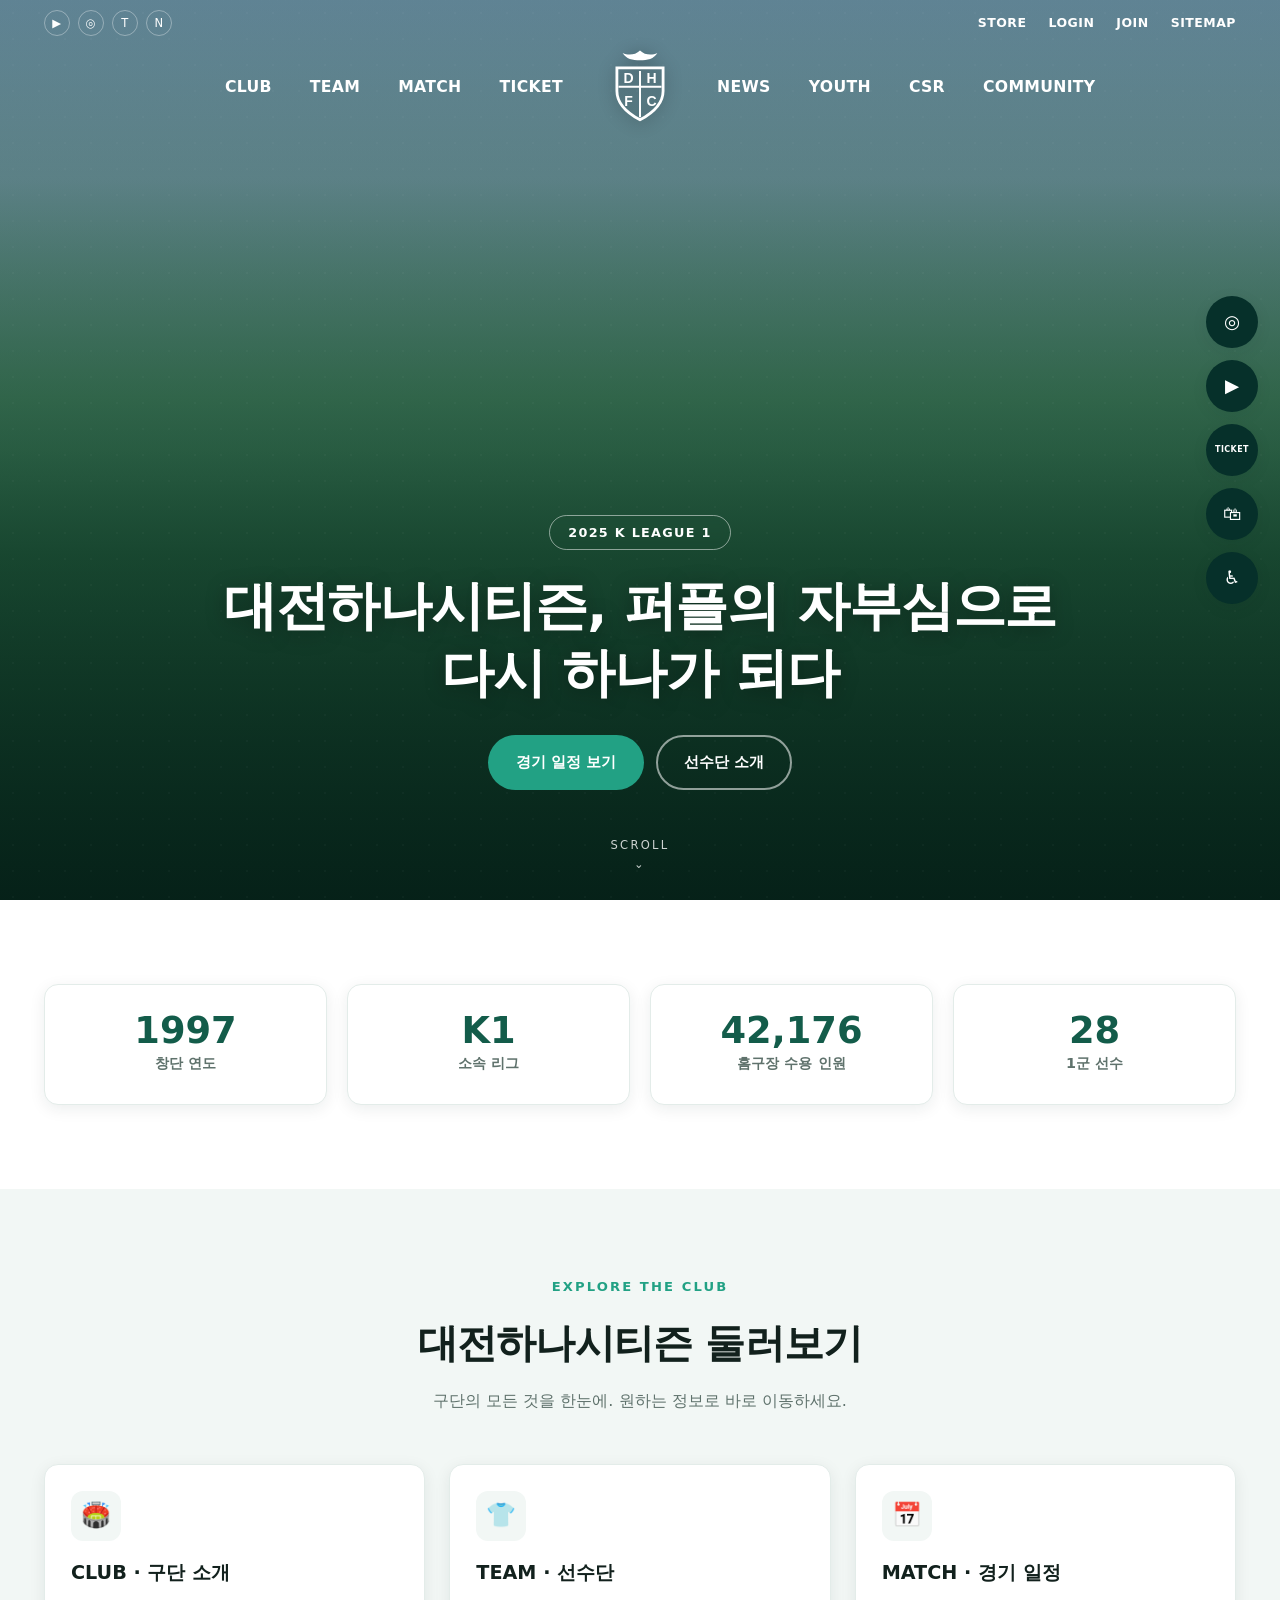
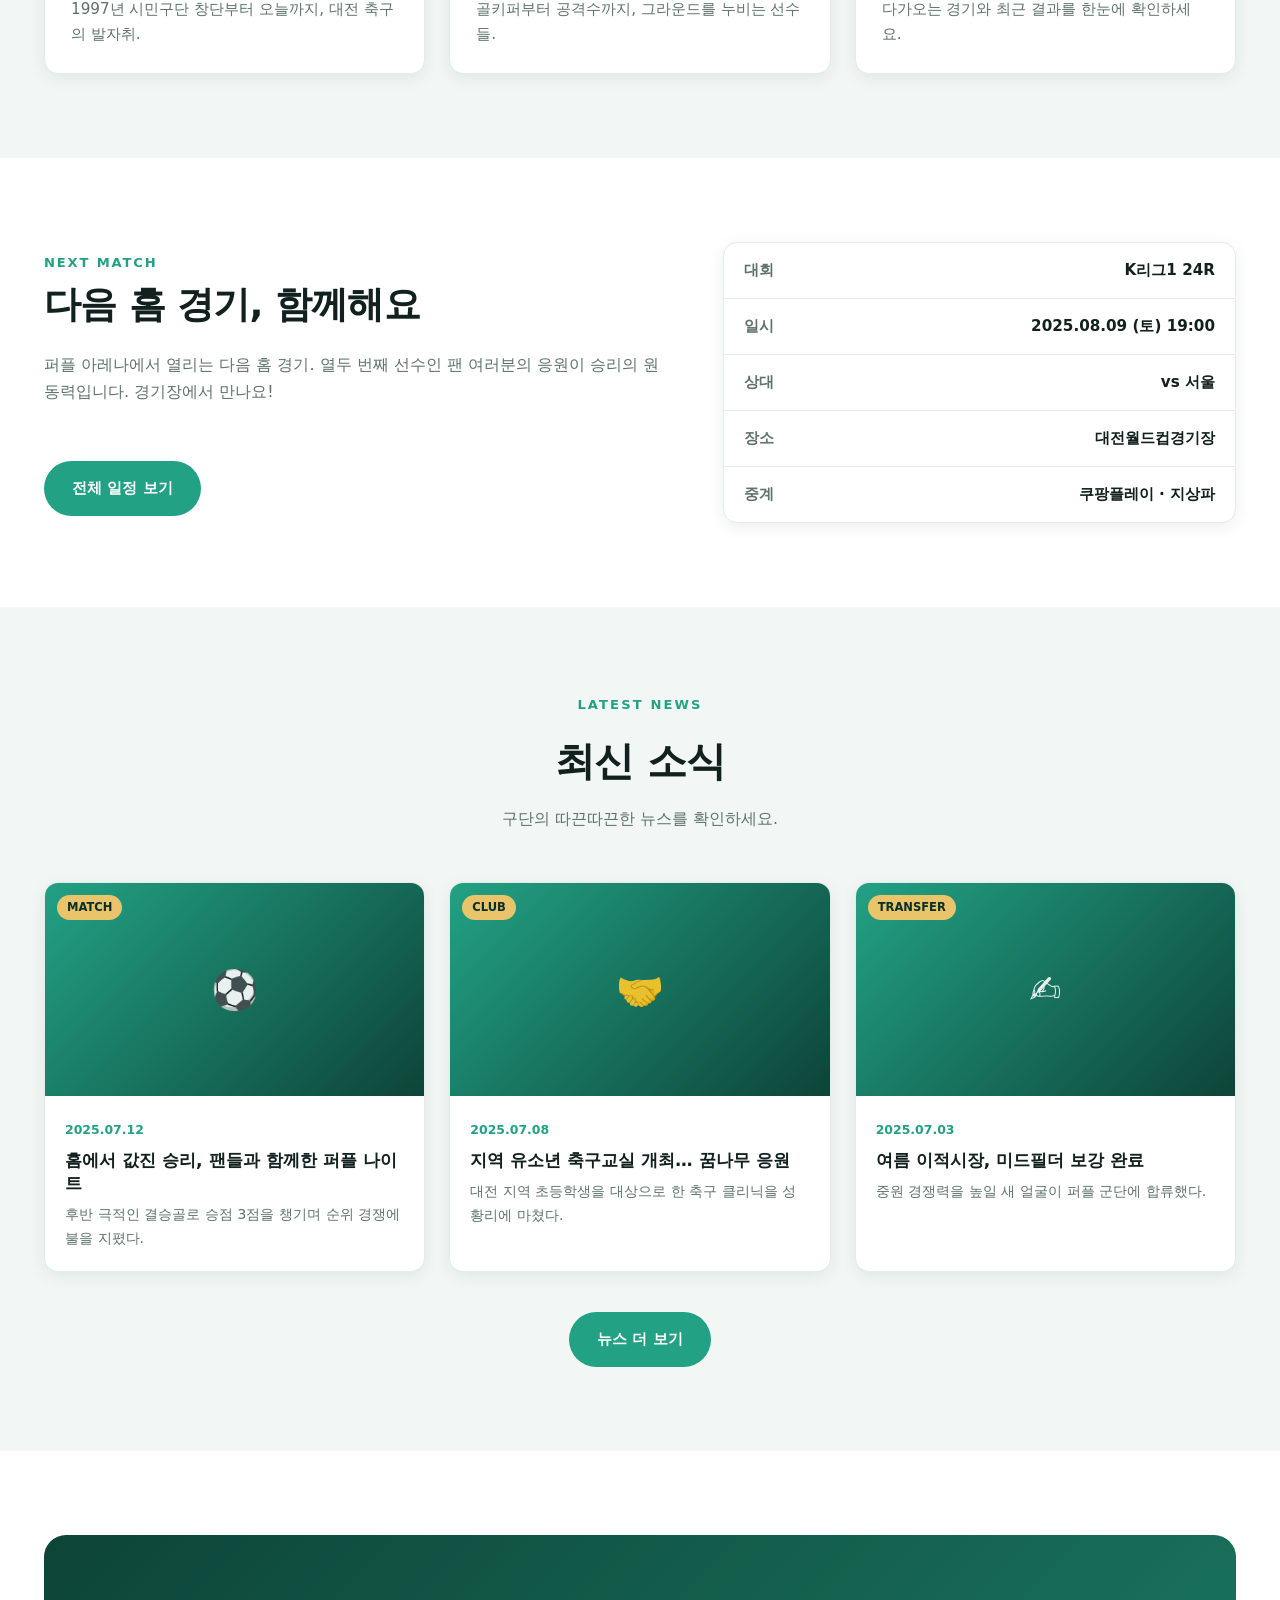
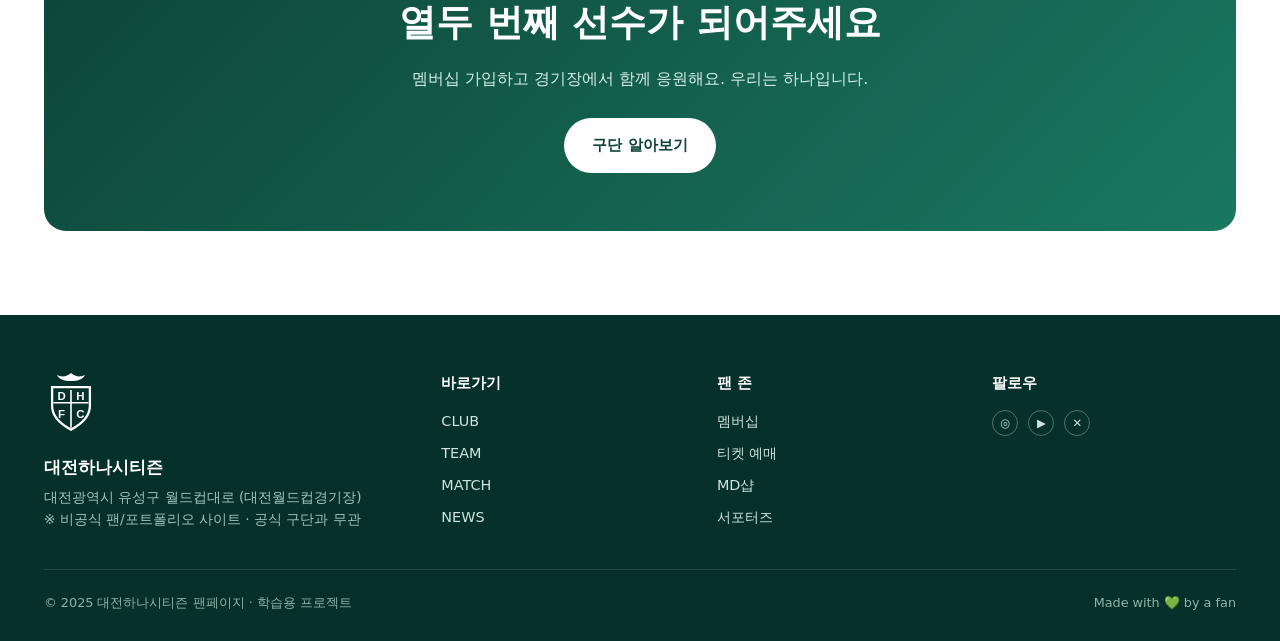
<file: daejeon-hana-citizen/index.html>
<!DOCTYPE html>
<html lang="ko">
  <head>
    <meta charset="UTF-8" />
    <meta name="viewport" content="width=device-width, initial-scale=1.0" />
    <title>대전하나시티즌 | 퍼플의 자부심</title>
    <meta name="description" content="대전하나시티즌 팬 웹사이트 - 구단 소개, 선수단, 경기 일정, 뉴스" />
    <link rel="stylesheet" href="css/style.css" />
  </head>
  <body>
    <!-- 헤더 -->
    <header class="site-header">
      <div class="container">
        <div class="topbar">
          <div class="social">
            <a href="#" aria-label="YouTube">▶</a>
            <a href="#" aria-label="Instagram">◎</a>
            <a href="#" aria-label="Talk">T</a>
            <a href="#" aria-label="Naver">N</a>
          </div>
          <div class="utils">
            <a href="#">STORE</a>
            <a href="#">LOGIN</a>
            <a href="#">JOIN</a>
            <a href="#">SITEMAP</a>
          </div>
        </div>
        <nav class="mainnav">
          <ul class="nav-group left">
            <li><a href="about.html">CLUB</a></li>
            <li><a href="squad.html">TEAM</a></li>
            <li><a href="fixtures.html">MATCH</a></li>
            <li><a href="#">TICKET</a></li>
          </ul>
          <a href="index.html" class="crest-link" aria-label="홈">
            <svg class="crest" viewBox="0 0 80 94" fill="none" xmlns="http://www.w3.org/2000/svg">
              <path d="M40 3c6 6 15 6 21 3-4 7-12 9-21 9s-17-2-21-9c6 3 15 3 21-3z" fill="currentColor" />
              <path d="M12 24 H68 V52 C68 68 55 79 40 87 C25 79 12 68 12 52 Z" stroke="currentColor" stroke-width="3.4" />
              <line x1="40" y1="28" x2="40" y2="84" stroke="currentColor" stroke-width="2.4" />
              <line x1="14" y1="47" x2="66" y2="47" stroke="currentColor" stroke-width="2.4" />
              <text x="26" y="43" text-anchor="middle" fill="currentColor" font-size="17" font-weight="900" font-family="sans-serif">D</text>
              <text x="54" y="43" text-anchor="middle" fill="currentColor" font-size="17" font-weight="900" font-family="sans-serif">H</text>
              <text x="26" y="70" text-anchor="middle" fill="currentColor" font-size="17" font-weight="900" font-family="sans-serif">F</text>
              <text x="54" y="70" text-anchor="middle" fill="currentColor" font-size="17" font-weight="900" font-family="sans-serif">C</text>
            </svg>
          </a>
          <ul class="nav-group right">
            <li><a href="news.html">NEWS</a></li>
            <li><a href="#">YOUTH</a></li>
            <li><a href="#">CSR</a></li>
            <li><a href="#">COMMUNITY</a></li>
          </ul>
          <button class="nav-toggle" aria-label="메뉴 열기">☰</button>
        </nav>
      </div>
    </header>

    <!-- 모바일 메뉴 -->
    <div class="mobile-menu">
      <button class="close" aria-label="닫기">×</button>
      <ul>
        <li><a href="about.html">CLUB · 구단</a></li>
        <li><a href="squad.html">TEAM · 선수단</a></li>
        <li><a href="fixtures.html">MATCH · 경기</a></li>
        <li><a href="#">TICKET · 티켓</a></li>
        <li><a href="news.html">NEWS · 뉴스</a></li>
        <li><a href="#">YOUTH · 유소년</a></li>
        <li><a href="#">CSR</a></li>
        <li><a href="#">COMMUNITY</a></li>
      </ul>
      <div class="m-utils">
        <a href="#">STORE</a><a href="#">LOGIN</a><a href="#">JOIN</a><a href="#">SITEMAP</a>
      </div>
    </div>

    <!-- 플로팅 퀵메뉴 -->
    <div class="quickbar">
      <a href="#" aria-label="Instagram">◎</a>
      <a href="#" aria-label="YouTube">▶</a>
      <a href="#" aria-label="티켓"><small>TICKET</small></a>
      <a href="#" aria-label="스토어">🛍</a>
      <a href="#" aria-label="접근성">♿</a>
    </div>

    <!-- 풀스크린 히어로 -->
    <section class="hero">
      <div class="container hero-content">
        <span class="eyebrow">2025 K LEAGUE 1</span>
        <h1>대전하나시티즌, 퍼플의 자부심으로<br />다시 하나가 되다</h1>
        <div class="hero-actions">
          <a href="fixtures.html" class="btn btn-solid">경기 일정 보기</a>
          <a href="squad.html" class="btn btn-outline">선수단 소개</a>
        </div>
      </div>
      <div class="scroll-cue">SCROLL<br />⌄</div>
    </section>

    <!-- 스탯 -->
    <section class="section">
      <div class="container">
        <div class="stats">
          <div class="stat"><b>1997</b><span>창단 연도</span></div>
          <div class="stat"><b>K1</b><span>소속 리그</span></div>
          <div class="stat"><b>42,176</b><span>홈구장 수용 인원</span></div>
          <div class="stat"><b>28</b><span>1군 선수</span></div>
        </div>
      </div>
    </section>

    <!-- 바로가기 카드 -->
    <section class="section soft">
      <div class="container">
        <div class="section-head">
          <span class="kicker">Explore the Club</span>
          <h2>대전하나시티즌 둘러보기</h2>
          <p>구단의 모든 것을 한눈에. 원하는 정보로 바로 이동하세요.</p>
        </div>
        <div class="grid-3">
          <a href="about.html" class="card">
            <div class="card-body">
              <div class="icon">🏟️</div>
              <h3>CLUB · 구단 소개</h3>
              <p>1997년 시민구단 창단부터 오늘까지, 대전 축구의 발자취.</p>
            </div>
          </a>
          <a href="squad.html" class="card">
            <div class="card-body">
              <div class="icon">👕</div>
              <h3>TEAM · 선수단</h3>
              <p>골키퍼부터 공격수까지, 그라운드를 누비는 선수들.</p>
            </div>
          </a>
          <a href="fixtures.html" class="card">
            <div class="card-body">
              <div class="icon">📅</div>
              <h3>MATCH · 경기 일정</h3>
              <p>다가오는 경기와 최근 결과를 한눈에 확인하세요.</p>
            </div>
          </a>
        </div>
      </div>
    </section>

    <!-- 다음 경기 -->
    <section class="section">
      <div class="container">
        <div class="split">
          <div>
            <span class="kicker-sm">NEXT MATCH</span>
            <h2>다음 홈 경기, 함께해요</h2>
            <p>
              퍼플 아레나에서 열리는 다음 홈 경기. 열두 번째 선수인 팬
              여러분의 응원이 승리의 원동력입니다. 경기장에서 만나요!
            </p>
            <a href="fixtures.html" class="btn btn-solid mt-40">전체 일정 보기</a>
          </div>
          <ul class="info-list">
            <li><span>대회</span><span>K리그1 24R</span></li>
            <li><span>일시</span><span>2025.08.09 (토) 19:00</span></li>
            <li><span>상대</span><span>vs 서울</span></li>
            <li><span>장소</span><span>대전월드컵경기장</span></li>
            <li><span>중계</span><span>쿠팡플레이 · 지상파</span></li>
          </ul>
        </div>
      </div>
    </section>

    <!-- 뉴스 미리보기 -->
    <section class="section soft">
      <div class="container">
        <div class="section-head">
          <span class="kicker">Latest News</span>
          <h2>최신 소식</h2>
          <p>구단의 따끈따끈한 뉴스를 확인하세요.</p>
        </div>
        <div class="news-grid">
          <article class="news-card">
            <div class="thumb"><span class="tag">MATCH</span>⚽</div>
            <div class="n-body">
              <span class="date">2025.07.12</span>
              <h3>홈에서 값진 승리, 팬들과 함께한 퍼플 나이트</h3>
              <p>후반 극적인 결승골로 승점 3점을 챙기며 순위 경쟁에 불을 지폈다.</p>
            </div>
          </article>
          <article class="news-card">
            <div class="thumb"><span class="tag">CLUB</span>🤝</div>
            <div class="n-body">
              <span class="date">2025.07.08</span>
              <h3>지역 유소년 축구교실 개최… 꿈나무 응원</h3>
              <p>대전 지역 초등학생을 대상으로 한 축구 클리닉을 성황리에 마쳤다.</p>
            </div>
          </article>
          <article class="news-card">
            <div class="thumb"><span class="tag">TRANSFER</span>✍️</div>
            <div class="n-body">
              <span class="date">2025.07.03</span>
              <h3>여름 이적시장, 미드필더 보강 완료</h3>
              <p>중원 경쟁력을 높일 새 얼굴이 퍼플 군단에 합류했다.</p>
            </div>
          </article>
        </div>
        <div class="center mt-40">
          <a href="news.html" class="btn btn-solid">뉴스 더 보기</a>
        </div>
      </div>
    </section>

    <!-- CTA -->
    <section class="section">
      <div class="container">
        <div class="cta">
          <h2>열두 번째 선수가 되어주세요</h2>
          <p>멤버십 가입하고 경기장에서 함께 응원해요. 우리는 하나입니다.</p>
          <a href="about.html" class="btn btn-white">구단 알아보기</a>
        </div>
      </div>
    </section>

    <!-- 푸터 -->
    <footer class="site-footer">
      <div class="container">
        <div class="footer-top">
          <div class="footer-brand">
            <svg class="crest" viewBox="0 0 80 94" fill="none" xmlns="http://www.w3.org/2000/svg">
              <path d="M40 3c6 6 15 6 21 3-4 7-12 9-21 9s-17-2-21-9c6 3 15 3 21-3z" fill="currentColor" />
              <path d="M12 24 H68 V52 C68 68 55 79 40 87 C25 79 12 68 12 52 Z" stroke="currentColor" stroke-width="3.4" />
              <line x1="40" y1="28" x2="40" y2="84" stroke="currentColor" stroke-width="2.4" />
              <line x1="14" y1="47" x2="66" y2="47" stroke="currentColor" stroke-width="2.4" />
              <text x="26" y="43" text-anchor="middle" fill="currentColor" font-size="17" font-weight="900" font-family="sans-serif">D</text>
              <text x="54" y="43" text-anchor="middle" fill="currentColor" font-size="17" font-weight="900" font-family="sans-serif">H</text>
              <text x="26" y="70" text-anchor="middle" fill="currentColor" font-size="17" font-weight="900" font-family="sans-serif">F</text>
              <text x="54" y="70" text-anchor="middle" fill="currentColor" font-size="17" font-weight="900" font-family="sans-serif">C</text>
            </svg>
            <div style="font-weight:800;color:#fff;font-size:1.05rem;">대전하나시티즌</div>
            <p>대전광역시 유성구 월드컵대로 (대전월드컵경기장)<br />※ 비공식 팬/포트폴리오 사이트 · 공식 구단과 무관</p>
          </div>
          <div>
            <h4>바로가기</h4>
            <ul>
              <li><a href="about.html">CLUB</a></li>
              <li><a href="squad.html">TEAM</a></li>
              <li><a href="fixtures.html">MATCH</a></li>
              <li><a href="news.html">NEWS</a></li>
            </ul>
          </div>
          <div>
            <h4>팬 존</h4>
            <ul>
              <li><a href="#">멤버십</a></li>
              <li><a href="#">티켓 예매</a></li>
              <li><a href="#">MD샵</a></li>
              <li><a href="#">서포터즈</a></li>
            </ul>
          </div>
          <div>
            <h4>팔로우</h4>
            <div class="social" style="gap:10px;">
              <a href="#" style="border-color:rgba(255,255,255,.3);" aria-label="Instagram">◎</a>
              <a href="#" style="border-color:rgba(255,255,255,.3);" aria-label="YouTube">▶</a>
              <a href="#" style="border-color:rgba(255,255,255,.3);" aria-label="X">✕</a>
            </div>
          </div>
        </div>
        <div class="footer-bottom">
          <span>© 2025 대전하나시티즌 팬페이지 · 학습용 프로젝트</span>
          <span>Made with 💚 by a fan</span>
        </div>
      </div>
    </footer>

    <script src="js/main.js"></script>
  </body>
</html>
</file>
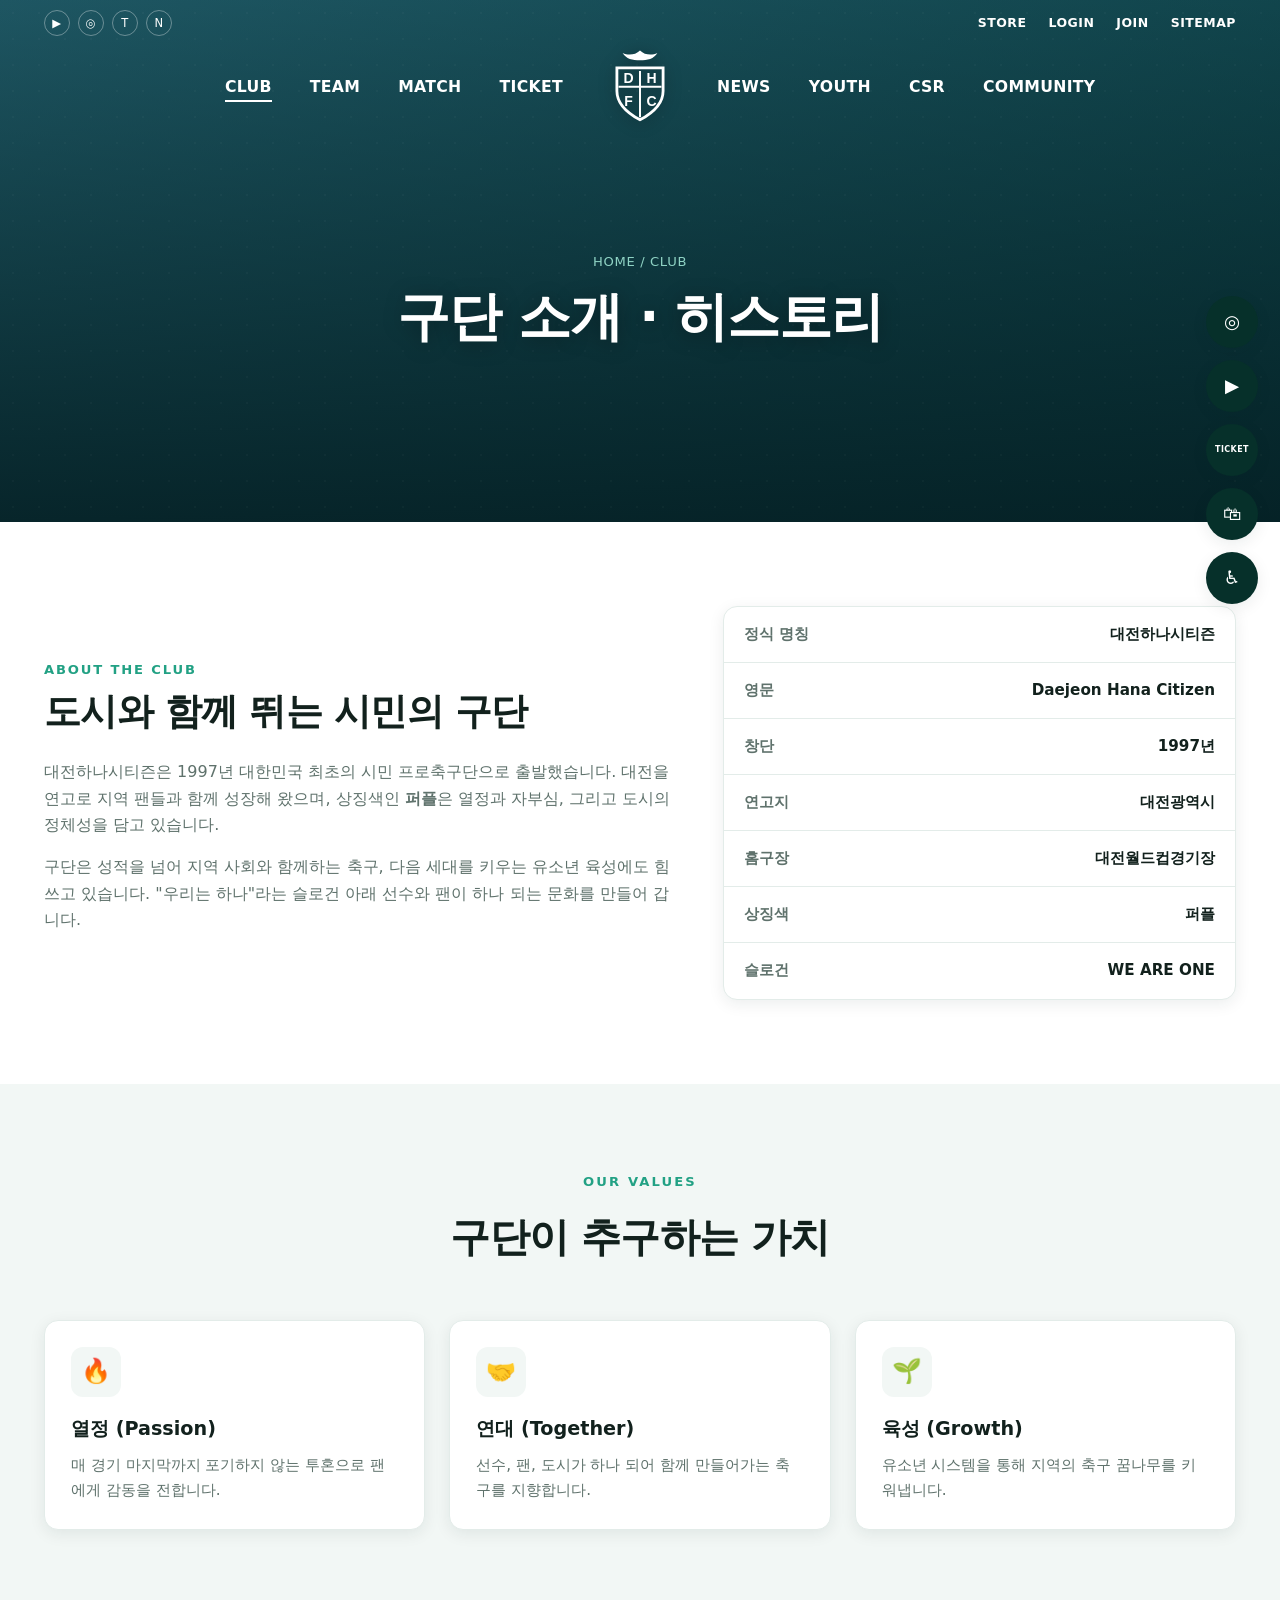
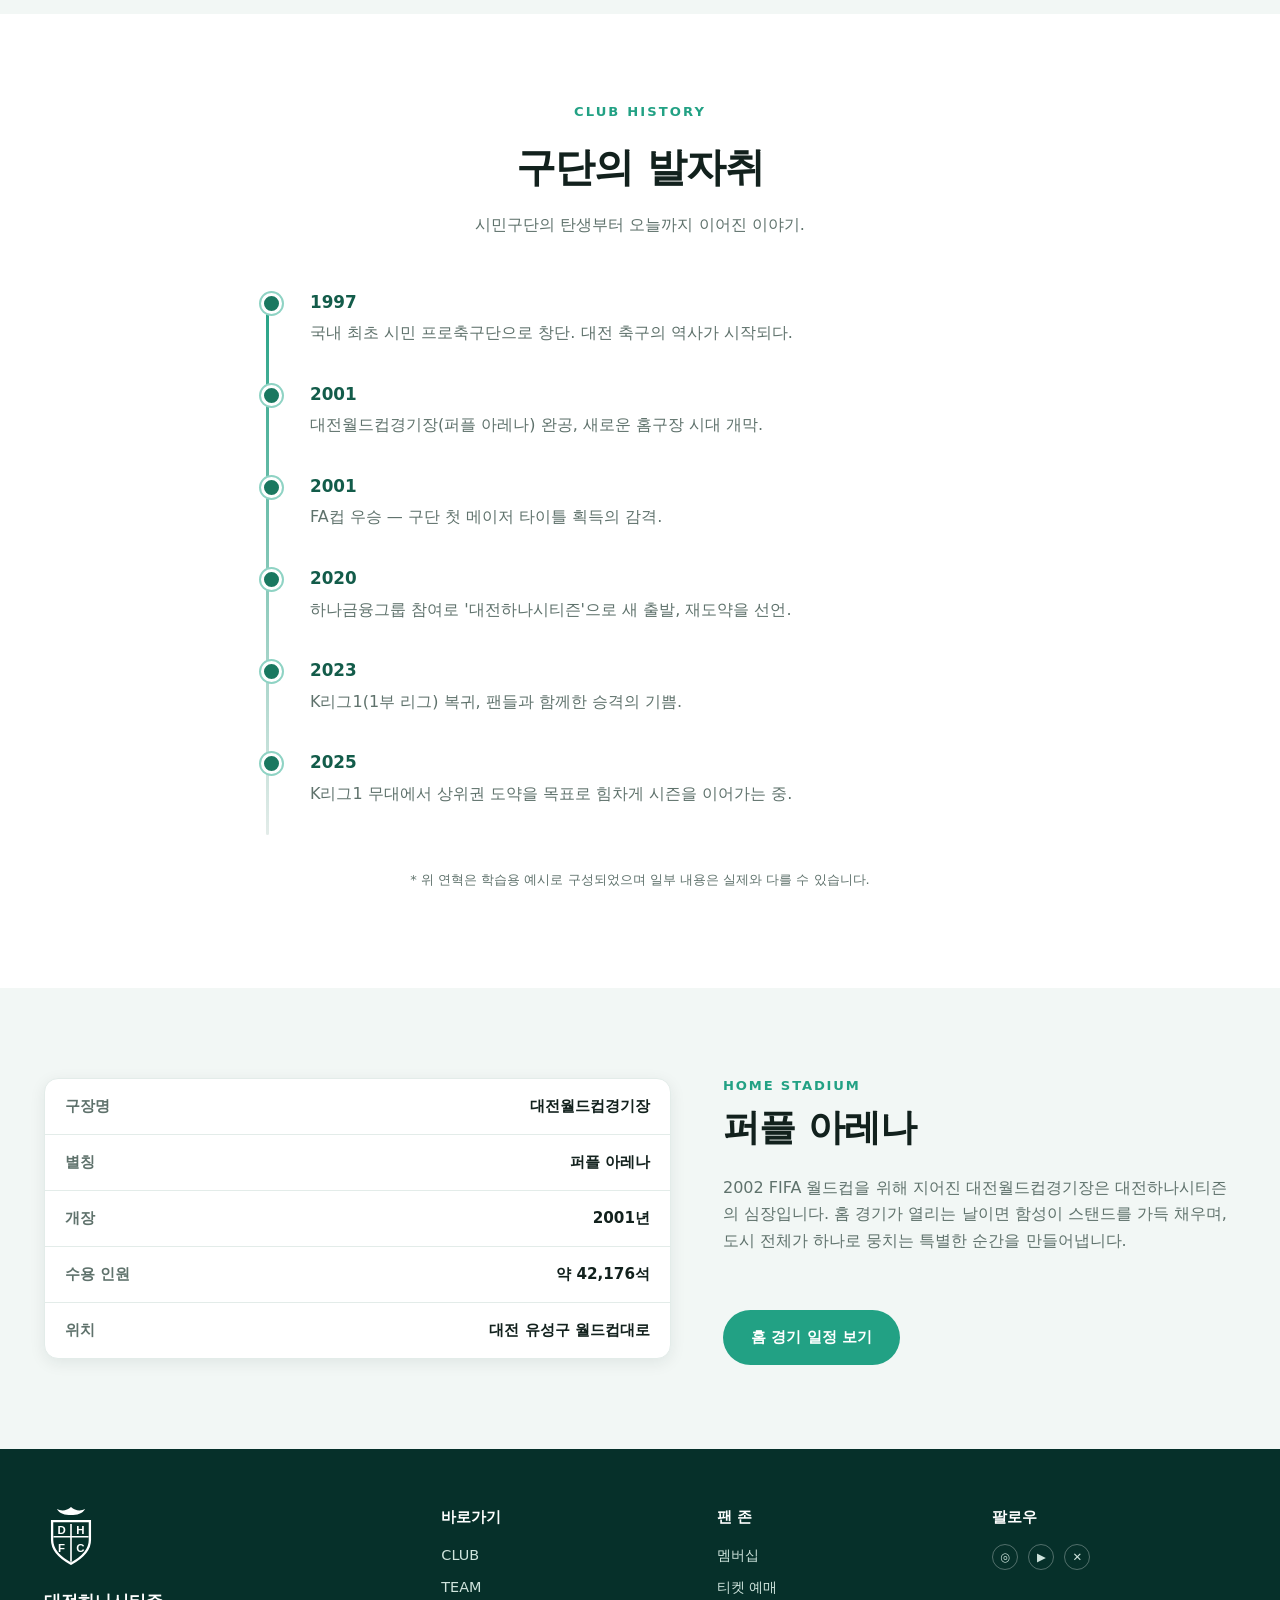
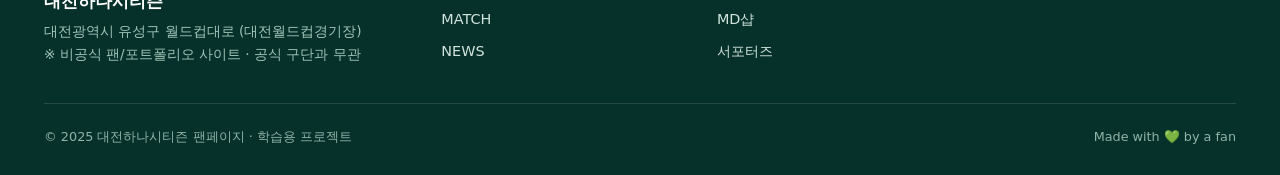
<file: daejeon-hana-citizen/about.html>
<!DOCTYPE html>
<html lang="ko">
  <head>
    <meta charset="UTF-8" />
    <meta name="viewport" content="width=device-width, initial-scale=1.0" />
    <title>CLUB · 구단 소개 | 대전하나시티즌</title>
    <meta name="description" content="대전하나시티즌 구단 소개와 역사, 홈구장 안내" />
    <link rel="stylesheet" href="css/style.css" />
  </head>
  <body>
    <header class="site-header">
      <div class="container">
        <div class="topbar">
          <div class="social">
            <a href="#" aria-label="YouTube">▶</a>
            <a href="#" aria-label="Instagram">◎</a>
            <a href="#" aria-label="Talk">T</a>
            <a href="#" aria-label="Naver">N</a>
          </div>
          <div class="utils">
            <a href="#">STORE</a><a href="#">LOGIN</a><a href="#">JOIN</a><a href="#">SITEMAP</a>
          </div>
        </div>
        <nav class="mainnav">
          <ul class="nav-group left">
            <li><a href="about.html" class="active">CLUB</a></li>
            <li><a href="squad.html">TEAM</a></li>
            <li><a href="fixtures.html">MATCH</a></li>
            <li><a href="#">TICKET</a></li>
          </ul>
          <a href="index.html" class="crest-link" aria-label="홈">
            <svg class="crest" viewBox="0 0 80 94" fill="none" xmlns="http://www.w3.org/2000/svg">
              <path d="M40 3c6 6 15 6 21 3-4 7-12 9-21 9s-17-2-21-9c6 3 15 3 21-3z" fill="currentColor" />
              <path d="M12 24 H68 V52 C68 68 55 79 40 87 C25 79 12 68 12 52 Z" stroke="currentColor" stroke-width="3.4" />
              <line x1="40" y1="28" x2="40" y2="84" stroke="currentColor" stroke-width="2.4" />
              <line x1="14" y1="47" x2="66" y2="47" stroke="currentColor" stroke-width="2.4" />
              <text x="26" y="43" text-anchor="middle" fill="currentColor" font-size="17" font-weight="900" font-family="sans-serif">D</text>
              <text x="54" y="43" text-anchor="middle" fill="currentColor" font-size="17" font-weight="900" font-family="sans-serif">H</text>
              <text x="26" y="70" text-anchor="middle" fill="currentColor" font-size="17" font-weight="900" font-family="sans-serif">F</text>
              <text x="54" y="70" text-anchor="middle" fill="currentColor" font-size="17" font-weight="900" font-family="sans-serif">C</text>
            </svg>
          </a>
          <ul class="nav-group right">
            <li><a href="news.html">NEWS</a></li>
            <li><a href="#">YOUTH</a></li>
            <li><a href="#">CSR</a></li>
            <li><a href="#">COMMUNITY</a></li>
          </ul>
          <button class="nav-toggle" aria-label="메뉴 열기">☰</button>
        </nav>
      </div>
    </header>

    <div class="mobile-menu">
      <button class="close" aria-label="닫기">×</button>
      <ul>
        <li><a href="about.html">CLUB · 구단</a></li>
        <li><a href="squad.html">TEAM · 선수단</a></li>
        <li><a href="fixtures.html">MATCH · 경기</a></li>
        <li><a href="#">TICKET · 티켓</a></li>
        <li><a href="news.html">NEWS · 뉴스</a></li>
        <li><a href="#">YOUTH · 유소년</a></li>
        <li><a href="#">CSR</a></li>
        <li><a href="#">COMMUNITY</a></li>
      </ul>
      <div class="m-utils"><a href="#">STORE</a><a href="#">LOGIN</a><a href="#">JOIN</a><a href="#">SITEMAP</a></div>
    </div>

    <div class="quickbar">
      <a href="#" aria-label="Instagram">◎</a>
      <a href="#" aria-label="YouTube">▶</a>
      <a href="#" aria-label="티켓"><small>TICKET</small></a>
      <a href="#" aria-label="스토어">🛍</a>
      <a href="#" aria-label="접근성">♿</a>
    </div>

    <!-- 히어로 -->
    <section class="hero sub club">
      <div class="container hero-content">
        <div class="crumbs">HOME / CLUB</div>
        <h1>구단 소개 · 히스토리</h1>
      </div>
    </section>

    <!-- 구단 개요 -->
    <section class="section">
      <div class="container">
        <div class="split">
          <div>
            <span class="kicker-sm">ABOUT THE CLUB</span>
            <h2>도시와 함께 뛰는 시민의 구단</h2>
            <p>
              대전하나시티즌은 1997년 대한민국 최초의 시민 프로축구단으로
              출발했습니다. 대전을 연고로 지역 팬들과 함께 성장해 왔으며,
              상징색인 <b>퍼플</b>은 열정과 자부심, 그리고 도시의 정체성을
              담고 있습니다.
            </p>
            <p>
              구단은 성적을 넘어 지역 사회와 함께하는 축구, 다음 세대를
              키우는 유소년 육성에도 힘쓰고 있습니다. "우리는 하나"라는
              슬로건 아래 선수와 팬이 하나 되는 문화를 만들어 갑니다.
            </p>
          </div>
          <ul class="info-list">
            <li><span>정식 명칭</span><span>대전하나시티즌</span></li>
            <li><span>영문</span><span>Daejeon Hana Citizen</span></li>
            <li><span>창단</span><span>1997년</span></li>
            <li><span>연고지</span><span>대전광역시</span></li>
            <li><span>홈구장</span><span>대전월드컵경기장</span></li>
            <li><span>상징색</span><span>퍼플</span></li>
            <li><span>슬로건</span><span>WE ARE ONE</span></li>
          </ul>
        </div>
      </div>
    </section>

    <!-- 가치 -->
    <section class="section soft">
      <div class="container">
        <div class="section-head">
          <span class="kicker">Our Values</span>
          <h2>구단이 추구하는 가치</h2>
        </div>
        <div class="grid-3">
          <div class="card"><div class="card-body">
            <div class="icon">🔥</div>
            <h3>열정 (Passion)</h3>
            <p>매 경기 마지막까지 포기하지 않는 투혼으로 팬에게 감동을 전합니다.</p>
          </div></div>
          <div class="card"><div class="card-body">
            <div class="icon">🤝</div>
            <h3>연대 (Together)</h3>
            <p>선수, 팬, 도시가 하나 되어 함께 만들어가는 축구를 지향합니다.</p>
          </div></div>
          <div class="card"><div class="card-body">
            <div class="icon">🌱</div>
            <h3>육성 (Growth)</h3>
            <p>유소년 시스템을 통해 지역의 축구 꿈나무를 키워냅니다.</p>
          </div></div>
        </div>
      </div>
    </section>

    <!-- 히스토리 -->
    <section class="section">
      <div class="container">
        <div class="section-head">
          <span class="kicker">Club History</span>
          <h2>구단의 발자취</h2>
          <p>시민구단의 탄생부터 오늘까지 이어진 이야기.</p>
        </div>
        <div class="timeline">
          <div class="t-item"><div class="year">1997</div><p>국내 최초 시민 프로축구단으로 창단. 대전 축구의 역사가 시작되다.</p></div>
          <div class="t-item"><div class="year">2001</div><p>대전월드컵경기장(퍼플 아레나) 완공, 새로운 홈구장 시대 개막.</p></div>
          <div class="t-item"><div class="year">2001</div><p>FA컵 우승 — 구단 첫 메이저 타이틀 획득의 감격.</p></div>
          <div class="t-item"><div class="year">2020</div><p>하나금융그룹 참여로 '대전하나시티즌'으로 새 출발, 재도약을 선언.</p></div>
          <div class="t-item"><div class="year">2023</div><p>K리그1(1부 리그) 복귀, 팬들과 함께한 승격의 기쁨.</p></div>
          <div class="t-item"><div class="year">2025</div><p>K리그1 무대에서 상위권 도약을 목표로 힘차게 시즌을 이어가는 중.</p></div>
        </div>
        <p class="center" style="color: var(--muted); font-size: 0.82rem; margin-top: 28px;">
          * 위 연혁은 학습용 예시로 구성되었으며 일부 내용은 실제와 다를 수 있습니다.
        </p>
      </div>
    </section>

    <!-- 홈구장 -->
    <section class="section soft">
      <div class="container">
        <div class="split">
          <ul class="info-list">
            <li><span>구장명</span><span>대전월드컵경기장</span></li>
            <li><span>별칭</span><span>퍼플 아레나</span></li>
            <li><span>개장</span><span>2001년</span></li>
            <li><span>수용 인원</span><span>약 42,176석</span></li>
            <li><span>위치</span><span>대전 유성구 월드컵대로</span></li>
          </ul>
          <div>
            <span class="kicker-sm">HOME STADIUM</span>
            <h2>퍼플 아레나</h2>
            <p>
              2002 FIFA 월드컵을 위해 지어진 대전월드컵경기장은 대전하나시티즌의
              심장입니다. 홈 경기가 열리는 날이면 함성이 스탠드를 가득 채우며,
              도시 전체가 하나로 뭉치는 특별한 순간을 만들어냅니다.
            </p>
            <a href="fixtures.html" class="btn btn-solid mt-40">홈 경기 일정 보기</a>
          </div>
        </div>
      </div>
    </section>

    <footer class="site-footer">
      <div class="container">
        <div class="footer-top">
          <div class="footer-brand">
            <svg class="crest" viewBox="0 0 80 94" fill="none" xmlns="http://www.w3.org/2000/svg">
              <path d="M40 3c6 6 15 6 21 3-4 7-12 9-21 9s-17-2-21-9c6 3 15 3 21-3z" fill="currentColor" />
              <path d="M12 24 H68 V52 C68 68 55 79 40 87 C25 79 12 68 12 52 Z" stroke="currentColor" stroke-width="3.4" />
              <line x1="40" y1="28" x2="40" y2="84" stroke="currentColor" stroke-width="2.4" />
              <line x1="14" y1="47" x2="66" y2="47" stroke="currentColor" stroke-width="2.4" />
              <text x="26" y="43" text-anchor="middle" fill="currentColor" font-size="17" font-weight="900" font-family="sans-serif">D</text>
              <text x="54" y="43" text-anchor="middle" fill="currentColor" font-size="17" font-weight="900" font-family="sans-serif">H</text>
              <text x="26" y="70" text-anchor="middle" fill="currentColor" font-size="17" font-weight="900" font-family="sans-serif">F</text>
              <text x="54" y="70" text-anchor="middle" fill="currentColor" font-size="17" font-weight="900" font-family="sans-serif">C</text>
            </svg>
            <div style="font-weight:800;color:#fff;font-size:1.05rem;">대전하나시티즌</div>
            <p>대전광역시 유성구 월드컵대로 (대전월드컵경기장)<br />※ 비공식 팬/포트폴리오 사이트 · 공식 구단과 무관</p>
          </div>
          <div><h4>바로가기</h4><ul>
            <li><a href="about.html">CLUB</a></li><li><a href="squad.html">TEAM</a></li>
            <li><a href="fixtures.html">MATCH</a></li><li><a href="news.html">NEWS</a></li>
          </ul></div>
          <div><h4>팬 존</h4><ul>
            <li><a href="#">멤버십</a></li><li><a href="#">티켓 예매</a></li>
            <li><a href="#">MD샵</a></li><li><a href="#">서포터즈</a></li>
          </ul></div>
          <div><h4>팔로우</h4><div class="social" style="gap:10px;">
            <a href="#" style="border-color:rgba(255,255,255,.3);" aria-label="Instagram">◎</a>
            <a href="#" style="border-color:rgba(255,255,255,.3);" aria-label="YouTube">▶</a>
            <a href="#" style="border-color:rgba(255,255,255,.3);" aria-label="X">✕</a>
          </div></div>
        </div>
        <div class="footer-bottom">
          <span>© 2025 대전하나시티즌 팬페이지 · 학습용 프로젝트</span>
          <span>Made with 💚 by a fan</span>
        </div>
      </div>
    </footer>

    <script src="js/main.js"></script>
  </body>
</html>
</file>
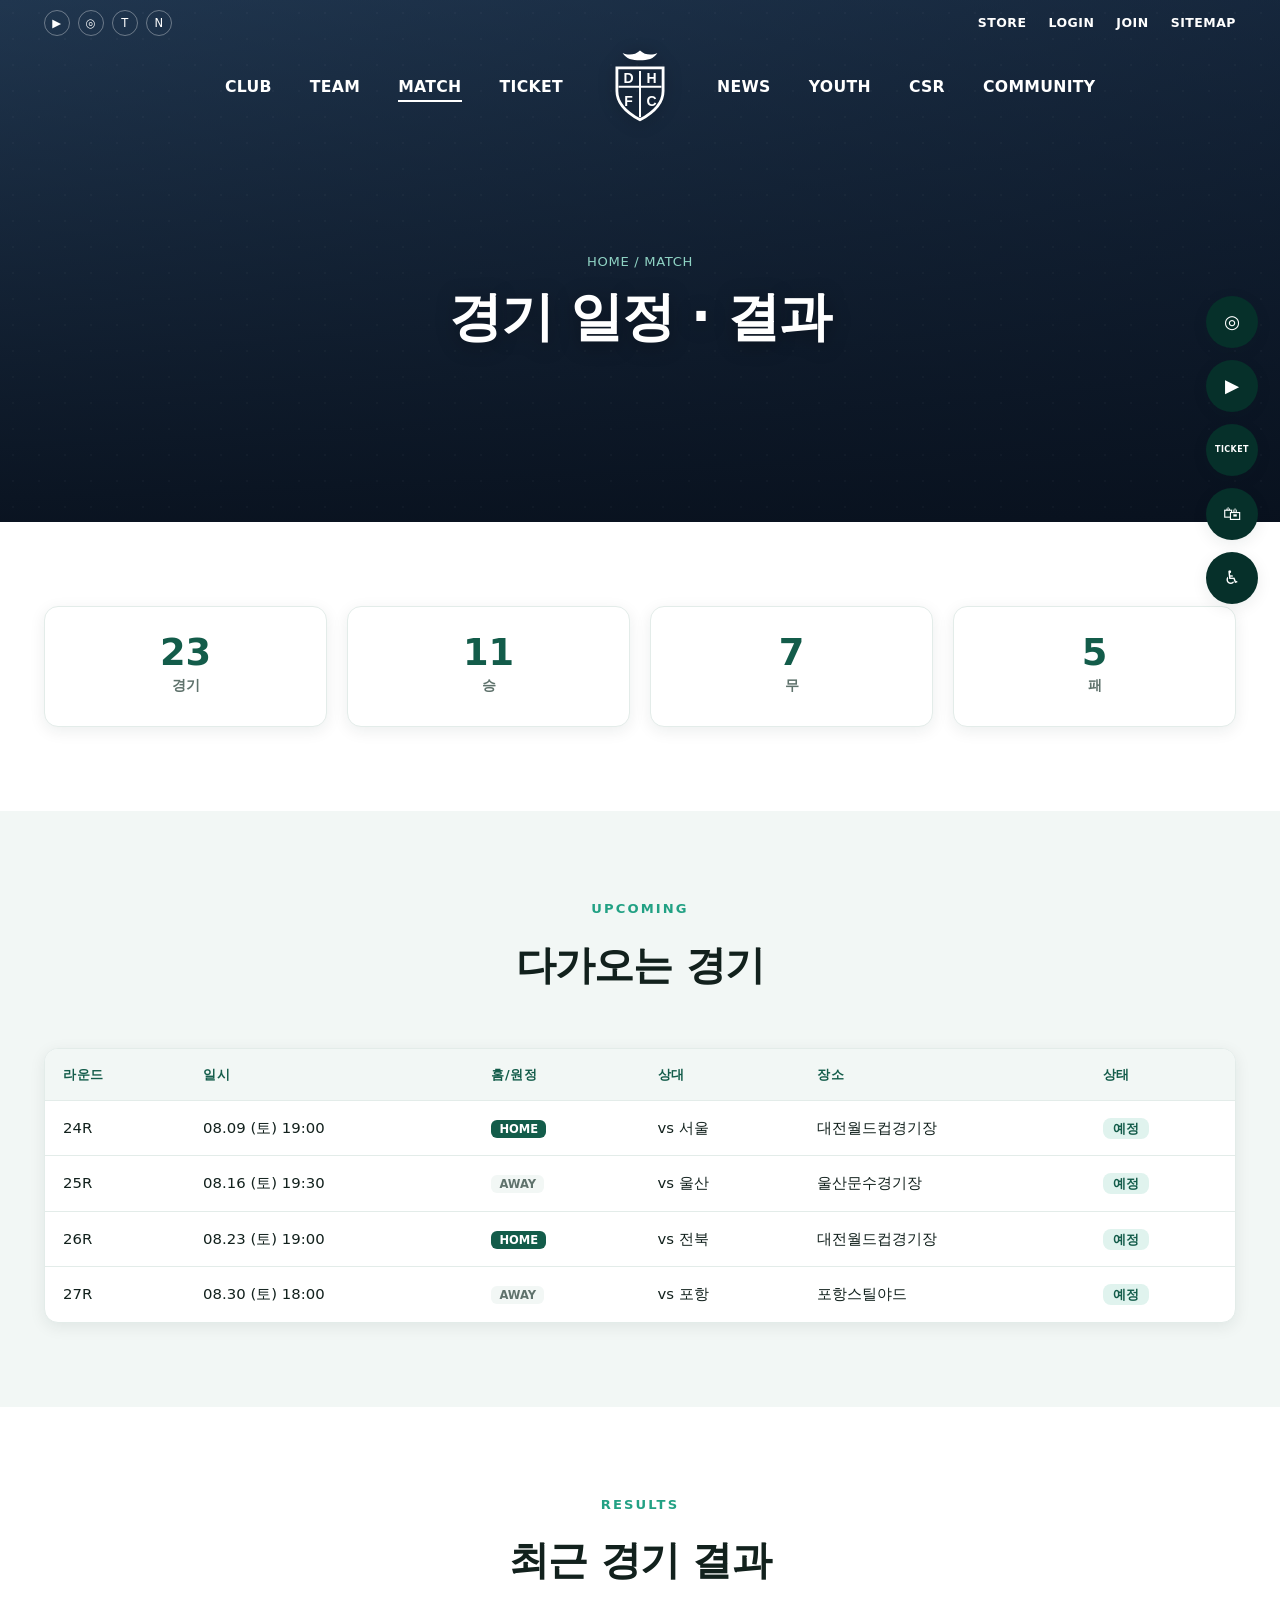
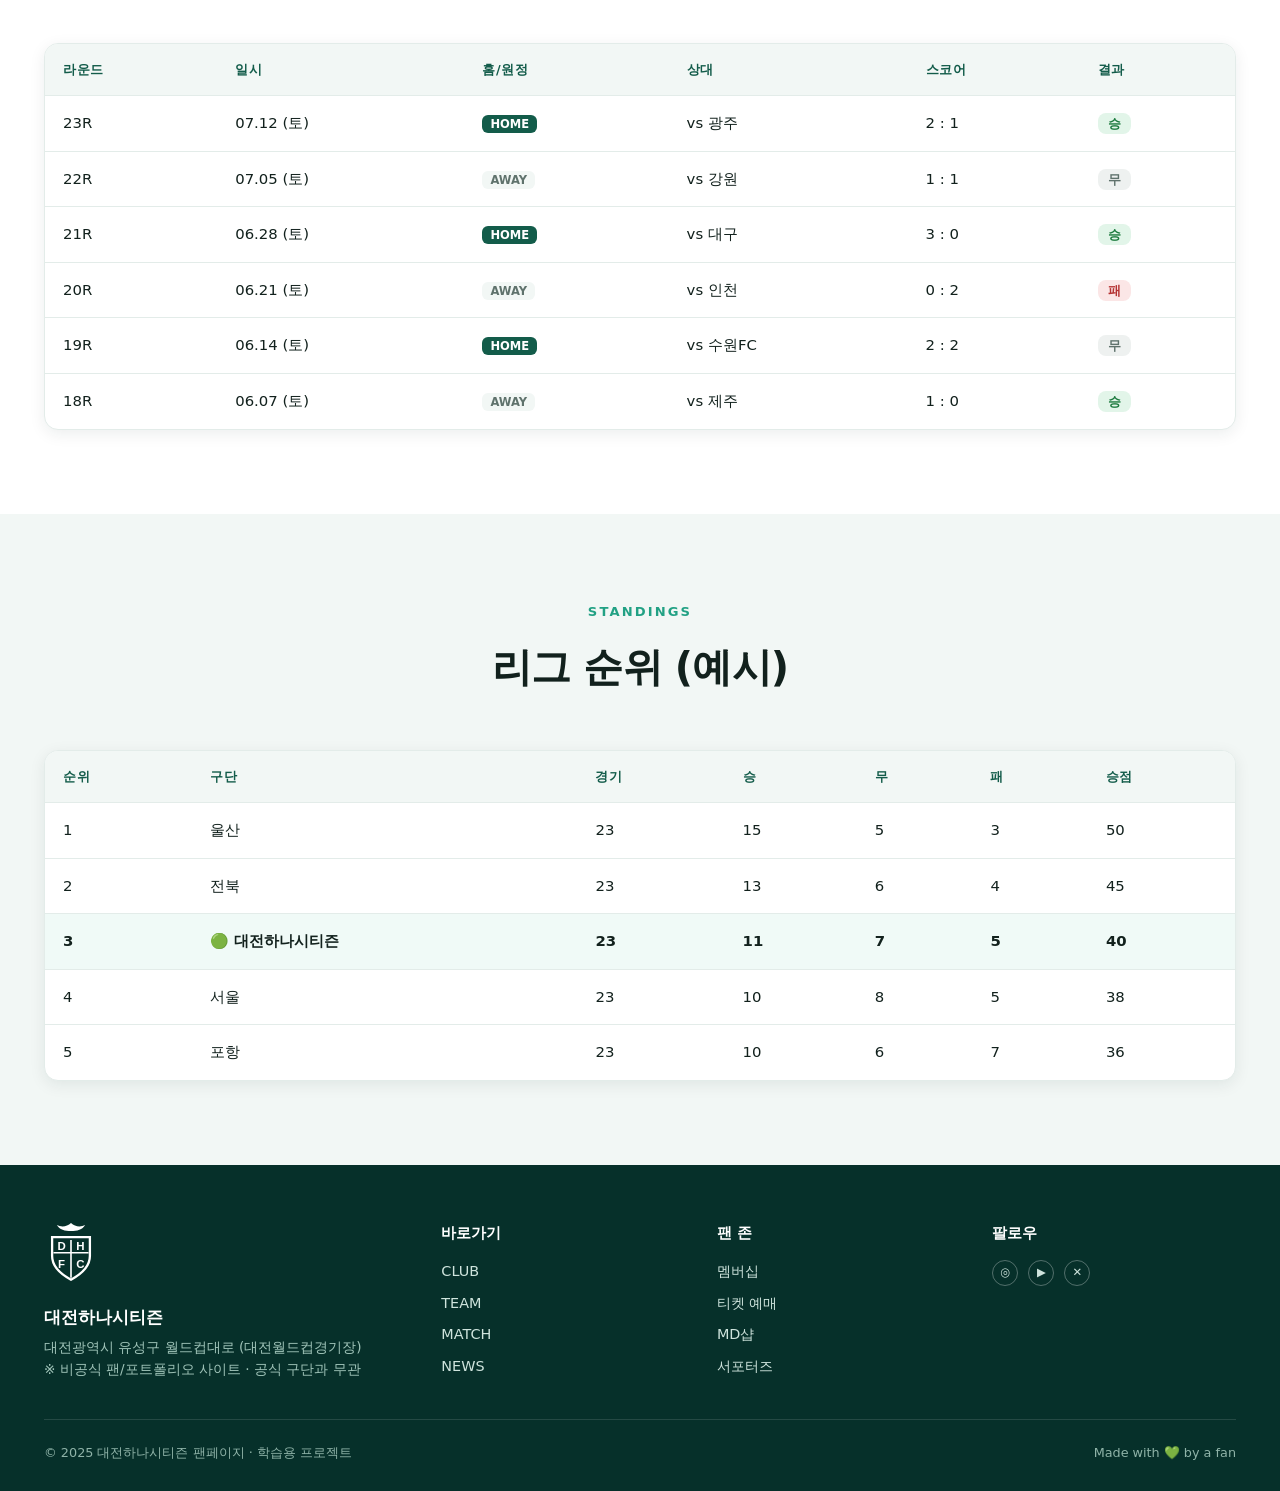
<file: daejeon-hana-citizen/fixtures.html>
<!DOCTYPE html>
<html lang="ko">
  <head>
    <meta charset="UTF-8" />
    <meta name="viewport" content="width=device-width, initial-scale=1.0" />
    <title>MATCH · 경기 일정 · 결과 | 대전하나시티즌</title>
    <meta name="description" content="대전하나시티즌 경기 일정과 결과" />
    <link rel="stylesheet" href="css/style.css" />
  </head>
  <body>
    <header class="site-header">
      <div class="container">
        <div class="topbar">
          <div class="social">
            <a href="#" aria-label="YouTube">▶</a>
            <a href="#" aria-label="Instagram">◎</a>
            <a href="#" aria-label="Talk">T</a>
            <a href="#" aria-label="Naver">N</a>
          </div>
          <div class="utils">
            <a href="#">STORE</a><a href="#">LOGIN</a><a href="#">JOIN</a><a href="#">SITEMAP</a>
          </div>
        </div>
        <nav class="mainnav">
          <ul class="nav-group left">
            <li><a href="about.html">CLUB</a></li>
            <li><a href="squad.html">TEAM</a></li>
            <li><a href="fixtures.html" class="active">MATCH</a></li>
            <li><a href="#">TICKET</a></li>
          </ul>
          <a href="index.html" class="crest-link" aria-label="홈">
            <svg class="crest" viewBox="0 0 80 94" fill="none" xmlns="http://www.w3.org/2000/svg">
              <path d="M40 3c6 6 15 6 21 3-4 7-12 9-21 9s-17-2-21-9c6 3 15 3 21-3z" fill="currentColor" />
              <path d="M12 24 H68 V52 C68 68 55 79 40 87 C25 79 12 68 12 52 Z" stroke="currentColor" stroke-width="3.4" />
              <line x1="40" y1="28" x2="40" y2="84" stroke="currentColor" stroke-width="2.4" />
              <line x1="14" y1="47" x2="66" y2="47" stroke="currentColor" stroke-width="2.4" />
              <text x="26" y="43" text-anchor="middle" fill="currentColor" font-size="17" font-weight="900" font-family="sans-serif">D</text>
              <text x="54" y="43" text-anchor="middle" fill="currentColor" font-size="17" font-weight="900" font-family="sans-serif">H</text>
              <text x="26" y="70" text-anchor="middle" fill="currentColor" font-size="17" font-weight="900" font-family="sans-serif">F</text>
              <text x="54" y="70" text-anchor="middle" fill="currentColor" font-size="17" font-weight="900" font-family="sans-serif">C</text>
            </svg>
          </a>
          <ul class="nav-group right">
            <li><a href="news.html">NEWS</a></li>
            <li><a href="#">YOUTH</a></li>
            <li><a href="#">CSR</a></li>
            <li><a href="#">COMMUNITY</a></li>
          </ul>
          <button class="nav-toggle" aria-label="메뉴 열기">☰</button>
        </nav>
      </div>
    </header>

    <div class="mobile-menu">
      <button class="close" aria-label="닫기">×</button>
      <ul>
        <li><a href="about.html">CLUB · 구단</a></li>
        <li><a href="squad.html">TEAM · 선수단</a></li>
        <li><a href="fixtures.html">MATCH · 경기</a></li>
        <li><a href="#">TICKET · 티켓</a></li>
        <li><a href="news.html">NEWS · 뉴스</a></li>
        <li><a href="#">YOUTH · 유소년</a></li>
        <li><a href="#">CSR</a></li>
        <li><a href="#">COMMUNITY</a></li>
      </ul>
      <div class="m-utils"><a href="#">STORE</a><a href="#">LOGIN</a><a href="#">JOIN</a><a href="#">SITEMAP</a></div>
    </div>

    <div class="quickbar">
      <a href="#" aria-label="Instagram">◎</a>
      <a href="#" aria-label="YouTube">▶</a>
      <a href="#" aria-label="티켓"><small>TICKET</small></a>
      <a href="#" aria-label="스토어">🛍</a>
      <a href="#" aria-label="접근성">♿</a>
    </div>

    <section class="hero sub match">
      <div class="container hero-content">
        <div class="crumbs">HOME / MATCH</div>
        <h1>경기 일정 · 결과</h1>
      </div>
    </section>

    <section class="section">
      <div class="container">
        <div class="stats">
          <div class="stat"><b>23</b><span>경기</span></div>
          <div class="stat"><b>11</b><span>승</span></div>
          <div class="stat"><b>7</b><span>무</span></div>
          <div class="stat"><b>5</b><span>패</span></div>
        </div>
      </div>
    </section>

    <section class="section soft">
      <div class="container">
        <div class="section-head">
          <span class="kicker">Upcoming</span>
          <h2>다가오는 경기</h2>
        </div>
        <div class="table-wrap">
          <table class="fixtures">
            <thead>
              <tr><th>라운드</th><th>일시</th><th>홈/원정</th><th>상대</th><th>장소</th><th>상태</th></tr>
            </thead>
            <tbody>
              <tr><td>24R</td><td>08.09 (토) 19:00</td><td><span class="badge-home">HOME</span></td><td>vs 서울</td><td>대전월드컵경기장</td><td><span class="result next">예정</span></td></tr>
              <tr><td>25R</td><td>08.16 (토) 19:30</td><td><span class="badge-away">AWAY</span></td><td>vs 울산</td><td>울산문수경기장</td><td><span class="result next">예정</span></td></tr>
              <tr><td>26R</td><td>08.23 (토) 19:00</td><td><span class="badge-home">HOME</span></td><td>vs 전북</td><td>대전월드컵경기장</td><td><span class="result next">예정</span></td></tr>
              <tr><td>27R</td><td>08.30 (토) 18:00</td><td><span class="badge-away">AWAY</span></td><td>vs 포항</td><td>포항스틸야드</td><td><span class="result next">예정</span></td></tr>
            </tbody>
          </table>
        </div>
      </div>
    </section>

    <section class="section">
      <div class="container">
        <div class="section-head">
          <span class="kicker">Results</span>
          <h2>최근 경기 결과</h2>
        </div>
        <div class="table-wrap">
          <table class="fixtures">
            <thead>
              <tr><th>라운드</th><th>일시</th><th>홈/원정</th><th>상대</th><th>스코어</th><th>결과</th></tr>
            </thead>
            <tbody>
              <tr><td>23R</td><td>07.12 (토)</td><td><span class="badge-home">HOME</span></td><td>vs 광주</td><td>2 : 1</td><td><span class="result win">승</span></td></tr>
              <tr><td>22R</td><td>07.05 (토)</td><td><span class="badge-away">AWAY</span></td><td>vs 강원</td><td>1 : 1</td><td><span class="result draw">무</span></td></tr>
              <tr><td>21R</td><td>06.28 (토)</td><td><span class="badge-home">HOME</span></td><td>vs 대구</td><td>3 : 0</td><td><span class="result win">승</span></td></tr>
              <tr><td>20R</td><td>06.21 (토)</td><td><span class="badge-away">AWAY</span></td><td>vs 인천</td><td>0 : 2</td><td><span class="result loss">패</span></td></tr>
              <tr><td>19R</td><td>06.14 (토)</td><td><span class="badge-home">HOME</span></td><td>vs 수원FC</td><td>2 : 2</td><td><span class="result draw">무</span></td></tr>
              <tr><td>18R</td><td>06.07 (토)</td><td><span class="badge-away">AWAY</span></td><td>vs 제주</td><td>1 : 0</td><td><span class="result win">승</span></td></tr>
            </tbody>
          </table>
        </div>
      </div>
    </section>

    <section class="section soft">
      <div class="container">
        <div class="section-head">
          <span class="kicker">Standings</span>
          <h2>리그 순위 (예시)</h2>
        </div>
        <div class="table-wrap">
          <table class="fixtures">
            <thead>
              <tr><th>순위</th><th>구단</th><th>경기</th><th>승</th><th>무</th><th>패</th><th>승점</th></tr>
            </thead>
            <tbody>
              <tr><td>1</td><td>울산</td><td>23</td><td>15</td><td>5</td><td>3</td><td>50</td></tr>
              <tr><td>2</td><td>전북</td><td>23</td><td>13</td><td>6</td><td>4</td><td>45</td></tr>
              <tr style="background:#f0faf7;font-weight:700;"><td>3</td><td>🟢 대전하나시티즌</td><td>23</td><td>11</td><td>7</td><td>5</td><td>40</td></tr>
              <tr><td>4</td><td>서울</td><td>23</td><td>10</td><td>8</td><td>5</td><td>38</td></tr>
              <tr><td>5</td><td>포항</td><td>23</td><td>10</td><td>6</td><td>7</td><td>36</td></tr>
            </tbody>
          </table>
        </div>
      </div>
    </section>

    <footer class="site-footer">
      <div class="container">
        <div class="footer-top">
          <div class="footer-brand">
            <svg class="crest" viewBox="0 0 80 94" fill="none" xmlns="http://www.w3.org/2000/svg">
              <path d="M40 3c6 6 15 6 21 3-4 7-12 9-21 9s-17-2-21-9c6 3 15 3 21-3z" fill="currentColor" />
              <path d="M12 24 H68 V52 C68 68 55 79 40 87 C25 79 12 68 12 52 Z" stroke="currentColor" stroke-width="3.4" />
              <line x1="40" y1="28" x2="40" y2="84" stroke="currentColor" stroke-width="2.4" />
              <line x1="14" y1="47" x2="66" y2="47" stroke="currentColor" stroke-width="2.4" />
              <text x="26" y="43" text-anchor="middle" fill="currentColor" font-size="17" font-weight="900" font-family="sans-serif">D</text>
              <text x="54" y="43" text-anchor="middle" fill="currentColor" font-size="17" font-weight="900" font-family="sans-serif">H</text>
              <text x="26" y="70" text-anchor="middle" fill="currentColor" font-size="17" font-weight="900" font-family="sans-serif">F</text>
              <text x="54" y="70" text-anchor="middle" fill="currentColor" font-size="17" font-weight="900" font-family="sans-serif">C</text>
            </svg>
            <div style="font-weight:800;color:#fff;font-size:1.05rem;">대전하나시티즌</div>
            <p>대전광역시 유성구 월드컵대로 (대전월드컵경기장)<br />※ 비공식 팬/포트폴리오 사이트 · 공식 구단과 무관</p>
          </div>
          <div><h4>바로가기</h4><ul>
            <li><a href="about.html">CLUB</a></li><li><a href="squad.html">TEAM</a></li>
            <li><a href="fixtures.html">MATCH</a></li><li><a href="news.html">NEWS</a></li>
          </ul></div>
          <div><h4>팬 존</h4><ul>
            <li><a href="#">멤버십</a></li><li><a href="#">티켓 예매</a></li>
            <li><a href="#">MD샵</a></li><li><a href="#">서포터즈</a></li>
          </ul></div>
          <div><h4>팔로우</h4><div class="social" style="gap:10px;">
            <a href="#" style="border-color:rgba(255,255,255,.3);" aria-label="Instagram">◎</a>
            <a href="#" style="border-color:rgba(255,255,255,.3);" aria-label="YouTube">▶</a>
            <a href="#" style="border-color:rgba(255,255,255,.3);" aria-label="X">✕</a>
          </div></div>
        </div>
        <div class="footer-bottom">
          <span>© 2025 대전하나시티즌 팬페이지 · 학습용 프로젝트</span>
          <span>Made with 💚 by a fan</span>
        </div>
      </div>
    </footer>

    <script src="js/main.js"></script>
  </body>
</html>
</file>
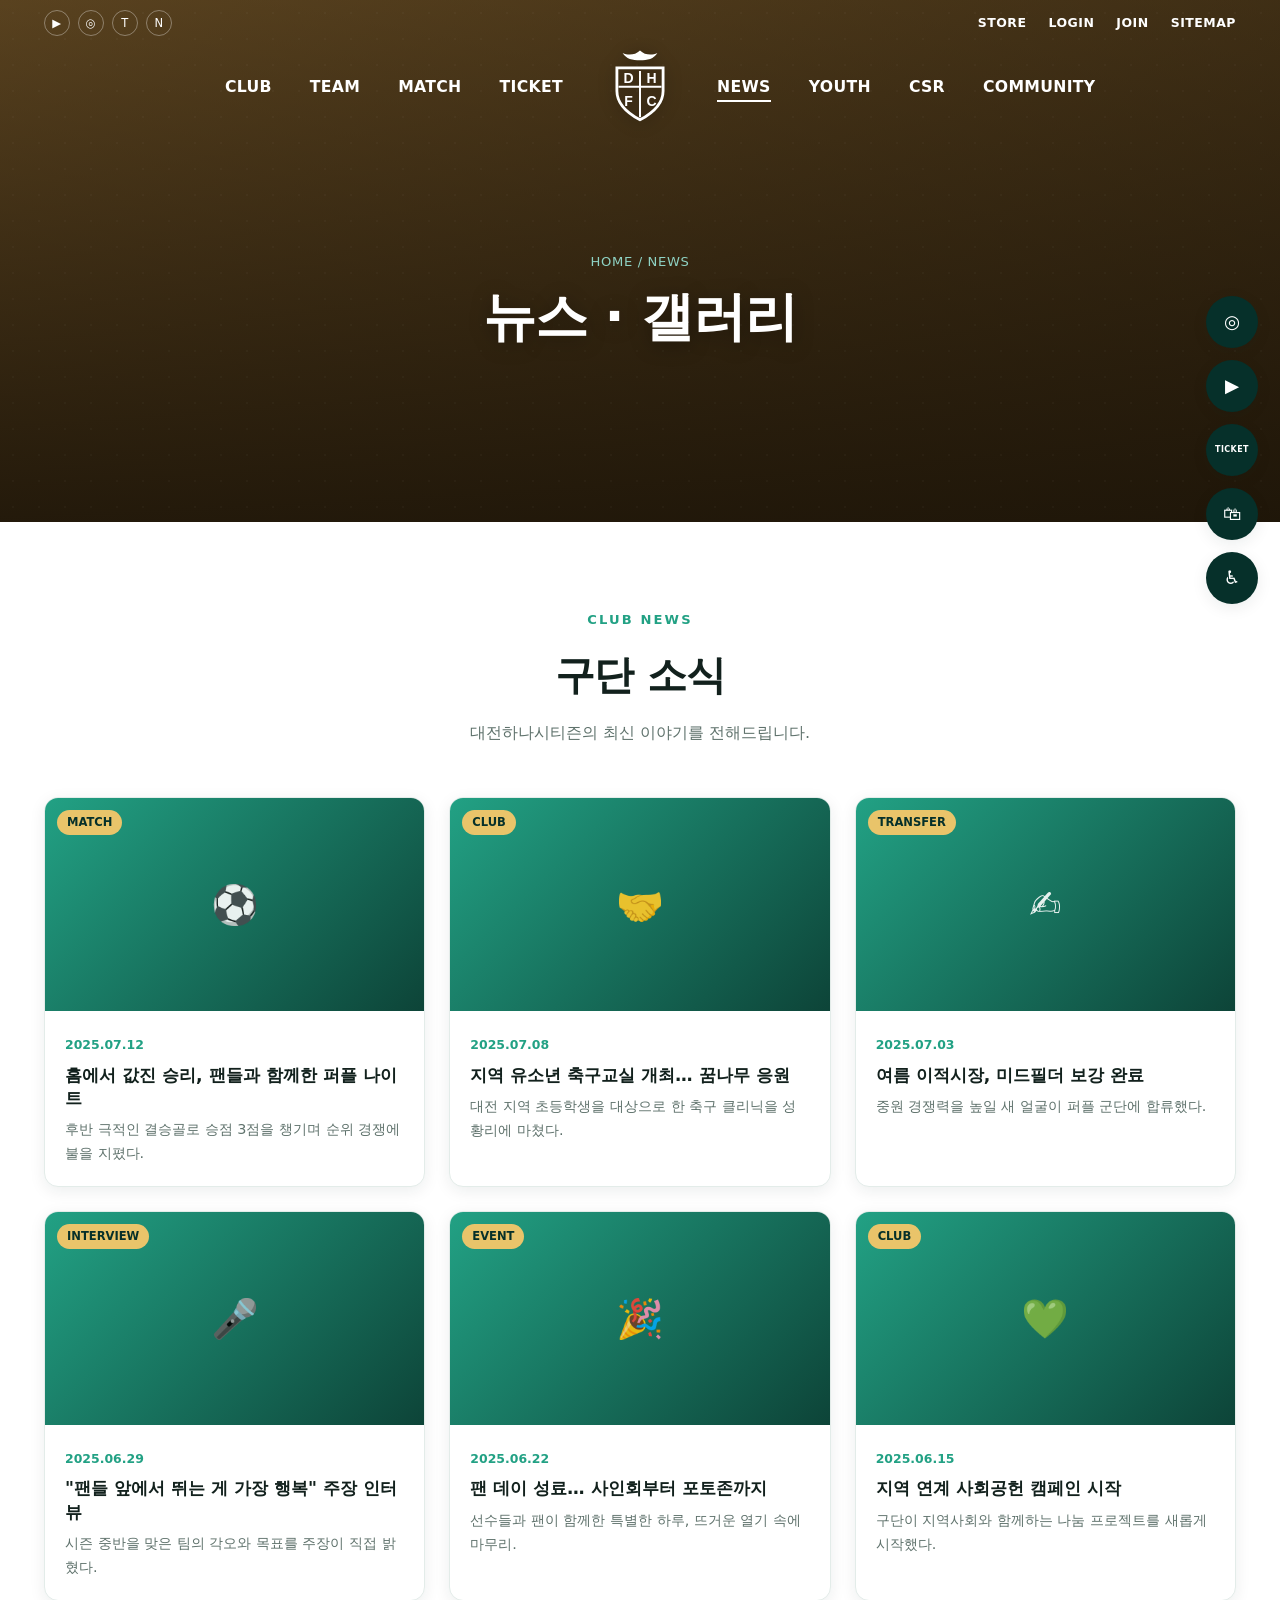
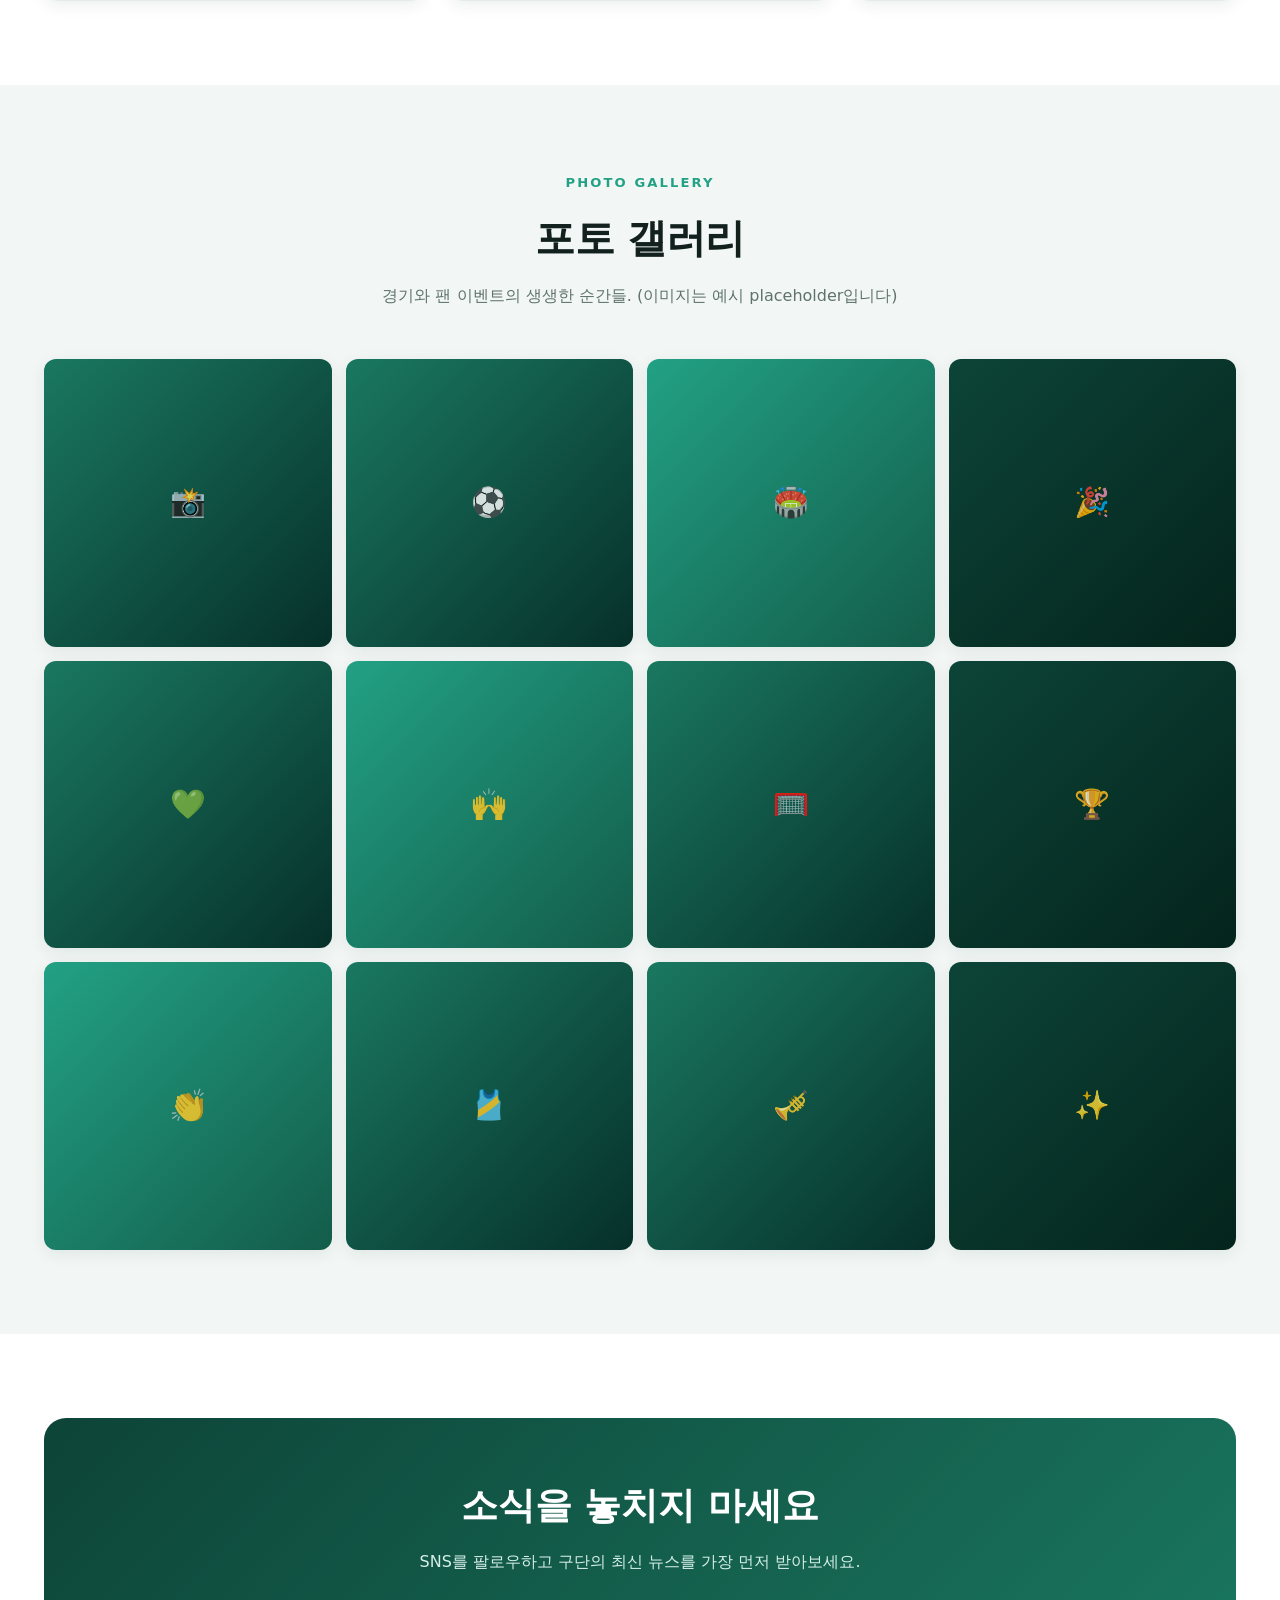
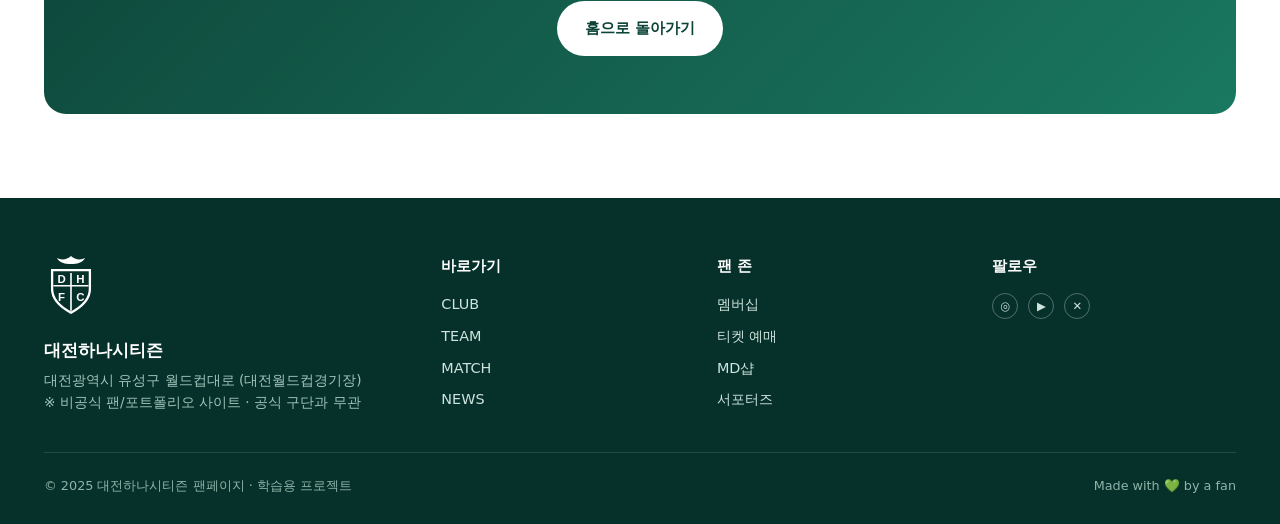
<file: daejeon-hana-citizen/news.html>
<!DOCTYPE html>
<html lang="ko">
  <head>
    <meta charset="UTF-8" />
    <meta name="viewport" content="width=device-width, initial-scale=1.0" />
    <title>NEWS · 뉴스 · 갤러리 | 대전하나시티즌</title>
    <meta name="description" content="대전하나시티즌 뉴스와 사진 갤러리" />
    <link rel="stylesheet" href="css/style.css" />
  </head>
  <body>
    <header class="site-header">
      <div class="container">
        <div class="topbar">
          <div class="social">
            <a href="#" aria-label="YouTube">▶</a>
            <a href="#" aria-label="Instagram">◎</a>
            <a href="#" aria-label="Talk">T</a>
            <a href="#" aria-label="Naver">N</a>
          </div>
          <div class="utils">
            <a href="#">STORE</a><a href="#">LOGIN</a><a href="#">JOIN</a><a href="#">SITEMAP</a>
          </div>
        </div>
        <nav class="mainnav">
          <ul class="nav-group left">
            <li><a href="about.html">CLUB</a></li>
            <li><a href="squad.html">TEAM</a></li>
            <li><a href="fixtures.html">MATCH</a></li>
            <li><a href="#">TICKET</a></li>
          </ul>
          <a href="index.html" class="crest-link" aria-label="홈">
            <svg class="crest" viewBox="0 0 80 94" fill="none" xmlns="http://www.w3.org/2000/svg">
              <path d="M40 3c6 6 15 6 21 3-4 7-12 9-21 9s-17-2-21-9c6 3 15 3 21-3z" fill="currentColor" />
              <path d="M12 24 H68 V52 C68 68 55 79 40 87 C25 79 12 68 12 52 Z" stroke="currentColor" stroke-width="3.4" />
              <line x1="40" y1="28" x2="40" y2="84" stroke="currentColor" stroke-width="2.4" />
              <line x1="14" y1="47" x2="66" y2="47" stroke="currentColor" stroke-width="2.4" />
              <text x="26" y="43" text-anchor="middle" fill="currentColor" font-size="17" font-weight="900" font-family="sans-serif">D</text>
              <text x="54" y="43" text-anchor="middle" fill="currentColor" font-size="17" font-weight="900" font-family="sans-serif">H</text>
              <text x="26" y="70" text-anchor="middle" fill="currentColor" font-size="17" font-weight="900" font-family="sans-serif">F</text>
              <text x="54" y="70" text-anchor="middle" fill="currentColor" font-size="17" font-weight="900" font-family="sans-serif">C</text>
            </svg>
          </a>
          <ul class="nav-group right">
            <li><a href="news.html" class="active">NEWS</a></li>
            <li><a href="#">YOUTH</a></li>
            <li><a href="#">CSR</a></li>
            <li><a href="#">COMMUNITY</a></li>
          </ul>
          <button class="nav-toggle" aria-label="메뉴 열기">☰</button>
        </nav>
      </div>
    </header>

    <div class="mobile-menu">
      <button class="close" aria-label="닫기">×</button>
      <ul>
        <li><a href="about.html">CLUB · 구단</a></li>
        <li><a href="squad.html">TEAM · 선수단</a></li>
        <li><a href="fixtures.html">MATCH · 경기</a></li>
        <li><a href="#">TICKET · 티켓</a></li>
        <li><a href="news.html">NEWS · 뉴스</a></li>
        <li><a href="#">YOUTH · 유소년</a></li>
        <li><a href="#">CSR</a></li>
        <li><a href="#">COMMUNITY</a></li>
      </ul>
      <div class="m-utils"><a href="#">STORE</a><a href="#">LOGIN</a><a href="#">JOIN</a><a href="#">SITEMAP</a></div>
    </div>

    <div class="quickbar">
      <a href="#" aria-label="Instagram">◎</a>
      <a href="#" aria-label="YouTube">▶</a>
      <a href="#" aria-label="티켓"><small>TICKET</small></a>
      <a href="#" aria-label="스토어">🛍</a>
      <a href="#" aria-label="접근성">♿</a>
    </div>

    <section class="hero sub news">
      <div class="container hero-content">
        <div class="crumbs">HOME / NEWS</div>
        <h1>뉴스 · 갤러리</h1>
      </div>
    </section>

    <section class="section">
      <div class="container">
        <div class="section-head">
          <span class="kicker">Club News</span>
          <h2>구단 소식</h2>
          <p>대전하나시티즌의 최신 이야기를 전해드립니다.</p>
        </div>
        <div class="news-grid">
          <article class="news-card"><div class="thumb"><span class="tag">MATCH</span>⚽</div><div class="n-body"><span class="date">2025.07.12</span><h3>홈에서 값진 승리, 팬들과 함께한 퍼플 나이트</h3><p>후반 극적인 결승골로 승점 3점을 챙기며 순위 경쟁에 불을 지폈다.</p></div></article>
          <article class="news-card"><div class="thumb"><span class="tag">CLUB</span>🤝</div><div class="n-body"><span class="date">2025.07.08</span><h3>지역 유소년 축구교실 개최… 꿈나무 응원</h3><p>대전 지역 초등학생을 대상으로 한 축구 클리닉을 성황리에 마쳤다.</p></div></article>
          <article class="news-card"><div class="thumb"><span class="tag">TRANSFER</span>✍️</div><div class="n-body"><span class="date">2025.07.03</span><h3>여름 이적시장, 미드필더 보강 완료</h3><p>중원 경쟁력을 높일 새 얼굴이 퍼플 군단에 합류했다.</p></div></article>
          <article class="news-card"><div class="thumb"><span class="tag">INTERVIEW</span>🎤</div><div class="n-body"><span class="date">2025.06.29</span><h3>"팬들 앞에서 뛰는 게 가장 행복" 주장 인터뷰</h3><p>시즌 중반을 맞은 팀의 각오와 목표를 주장이 직접 밝혔다.</p></div></article>
          <article class="news-card"><div class="thumb"><span class="tag">EVENT</span>🎉</div><div class="n-body"><span class="date">2025.06.22</span><h3>팬 데이 성료… 사인회부터 포토존까지</h3><p>선수들과 팬이 함께한 특별한 하루, 뜨거운 열기 속에 마무리.</p></div></article>
          <article class="news-card"><div class="thumb"><span class="tag">CLUB</span>💚</div><div class="n-body"><span class="date">2025.06.15</span><h3>지역 연계 사회공헌 캠페인 시작</h3><p>구단이 지역사회와 함께하는 나눔 프로젝트를 새롭게 시작했다.</p></div></article>
        </div>
      </div>
    </section>

    <section class="section soft">
      <div class="container">
        <div class="section-head">
          <span class="kicker">Photo Gallery</span>
          <h2>포토 갤러리</h2>
          <p>경기와 팬 이벤트의 생생한 순간들. (이미지는 예시 placeholder입니다)</p>
        </div>
        <div class="gallery">
          <div class="shot">📸</div><div class="shot">⚽</div><div class="shot">🏟️</div><div class="shot">🎉</div>
          <div class="shot">💚</div><div class="shot">🙌</div><div class="shot">🥅</div><div class="shot">🏆</div>
          <div class="shot">👏</div><div class="shot">🎽</div><div class="shot">🎺</div><div class="shot">✨</div>
        </div>
      </div>
    </section>

    <section class="section">
      <div class="container">
        <div class="cta">
          <h2>소식을 놓치지 마세요</h2>
          <p>SNS를 팔로우하고 구단의 최신 뉴스를 가장 먼저 받아보세요.</p>
          <a href="index.html" class="btn btn-white">홈으로 돌아가기</a>
        </div>
      </div>
    </section>

    <footer class="site-footer">
      <div class="container">
        <div class="footer-top">
          <div class="footer-brand">
            <svg class="crest" viewBox="0 0 80 94" fill="none" xmlns="http://www.w3.org/2000/svg">
              <path d="M40 3c6 6 15 6 21 3-4 7-12 9-21 9s-17-2-21-9c6 3 15 3 21-3z" fill="currentColor" />
              <path d="M12 24 H68 V52 C68 68 55 79 40 87 C25 79 12 68 12 52 Z" stroke="currentColor" stroke-width="3.4" />
              <line x1="40" y1="28" x2="40" y2="84" stroke="currentColor" stroke-width="2.4" />
              <line x1="14" y1="47" x2="66" y2="47" stroke="currentColor" stroke-width="2.4" />
              <text x="26" y="43" text-anchor="middle" fill="currentColor" font-size="17" font-weight="900" font-family="sans-serif">D</text>
              <text x="54" y="43" text-anchor="middle" fill="currentColor" font-size="17" font-weight="900" font-family="sans-serif">H</text>
              <text x="26" y="70" text-anchor="middle" fill="currentColor" font-size="17" font-weight="900" font-family="sans-serif">F</text>
              <text x="54" y="70" text-anchor="middle" fill="currentColor" font-size="17" font-weight="900" font-family="sans-serif">C</text>
            </svg>
            <div style="font-weight:800;color:#fff;font-size:1.05rem;">대전하나시티즌</div>
            <p>대전광역시 유성구 월드컵대로 (대전월드컵경기장)<br />※ 비공식 팬/포트폴리오 사이트 · 공식 구단과 무관</p>
          </div>
          <div><h4>바로가기</h4><ul>
            <li><a href="about.html">CLUB</a></li><li><a href="squad.html">TEAM</a></li>
            <li><a href="fixtures.html">MATCH</a></li><li><a href="news.html">NEWS</a></li>
          </ul></div>
          <div><h4>팬 존</h4><ul>
            <li><a href="#">멤버십</a></li><li><a href="#">티켓 예매</a></li>
            <li><a href="#">MD샵</a></li><li><a href="#">서포터즈</a></li>
          </ul></div>
          <div><h4>팔로우</h4><div class="social" style="gap:10px;">
            <a href="#" style="border-color:rgba(255,255,255,.3);" aria-label="Instagram">◎</a>
            <a href="#" style="border-color:rgba(255,255,255,.3);" aria-label="YouTube">▶</a>
            <a href="#" style="border-color:rgba(255,255,255,.3);" aria-label="X">✕</a>
          </div></div>
        </div>
        <div class="footer-bottom">
          <span>© 2025 대전하나시티즌 팬페이지 · 학습용 프로젝트</span>
          <span>Made with 💚 by a fan</span>
        </div>
      </div>
    </footer>

    <script src="js/main.js"></script>
  </body>
</html>
</file>
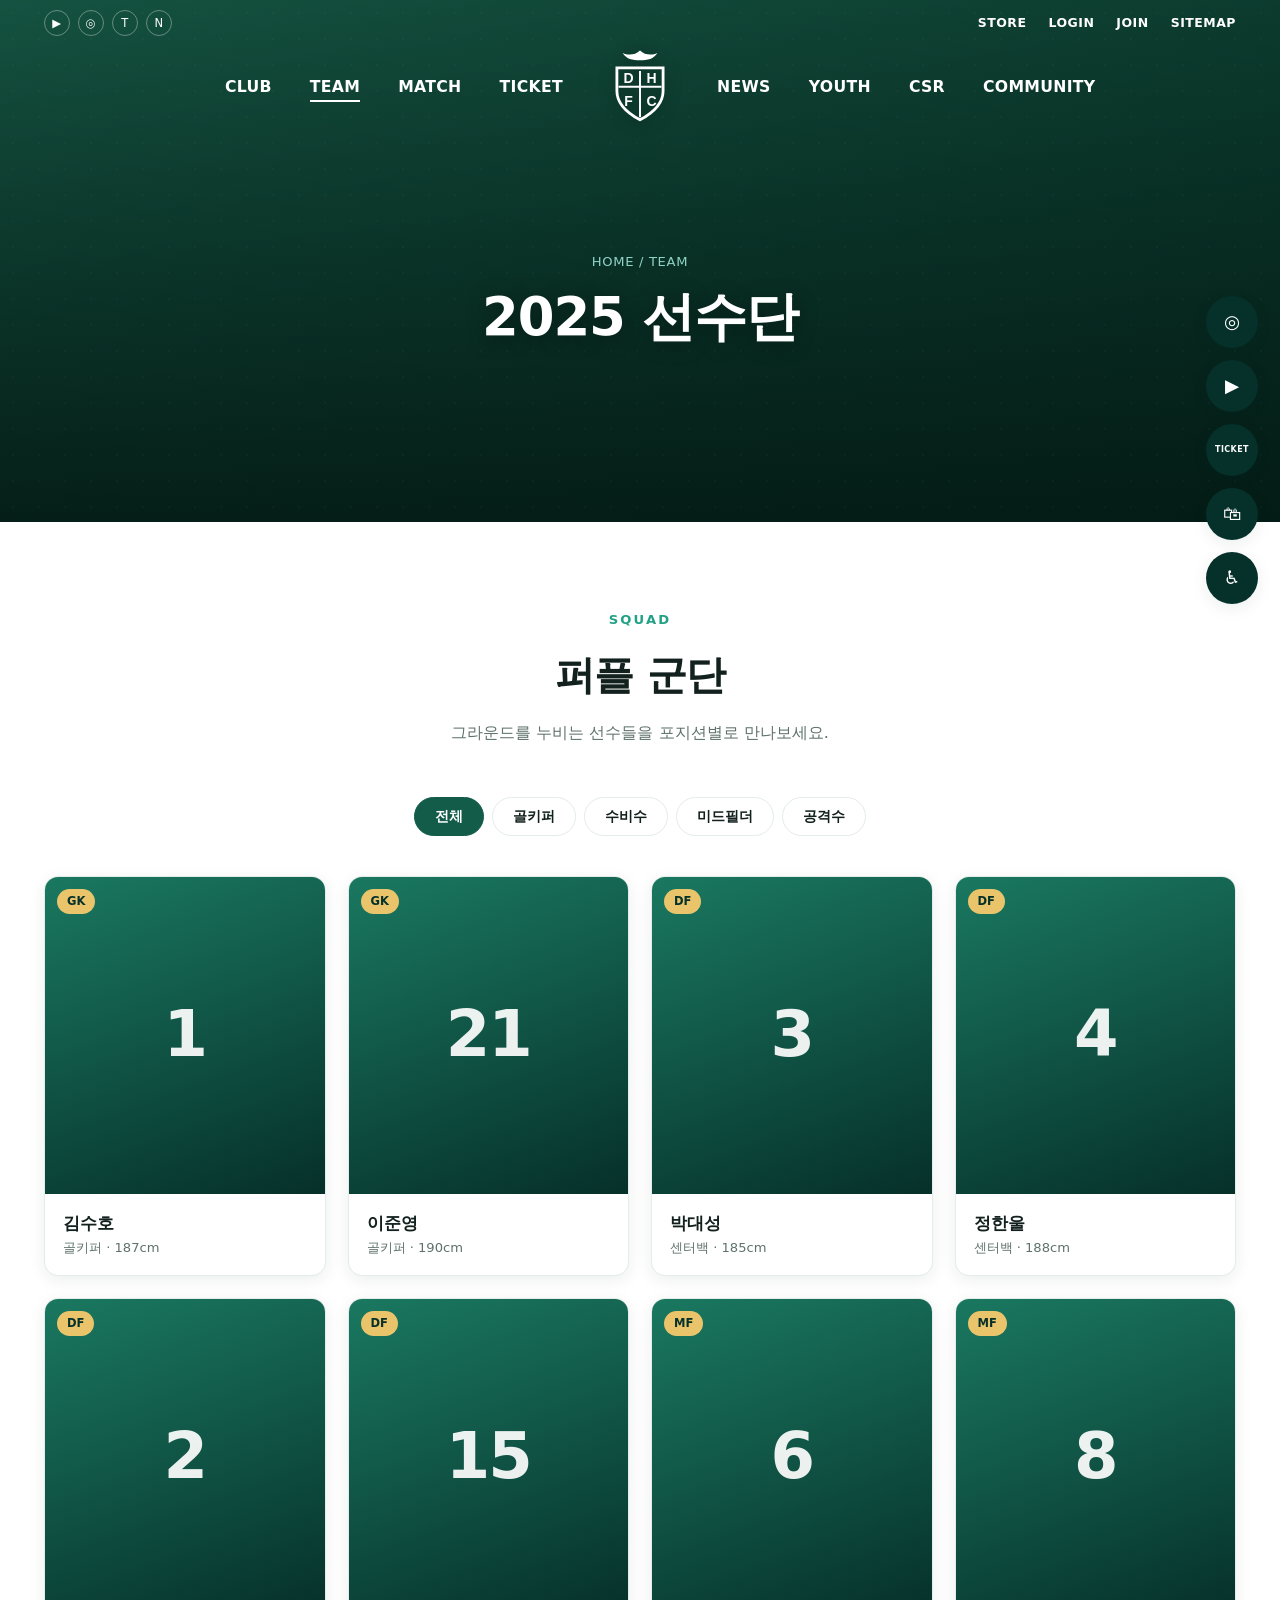
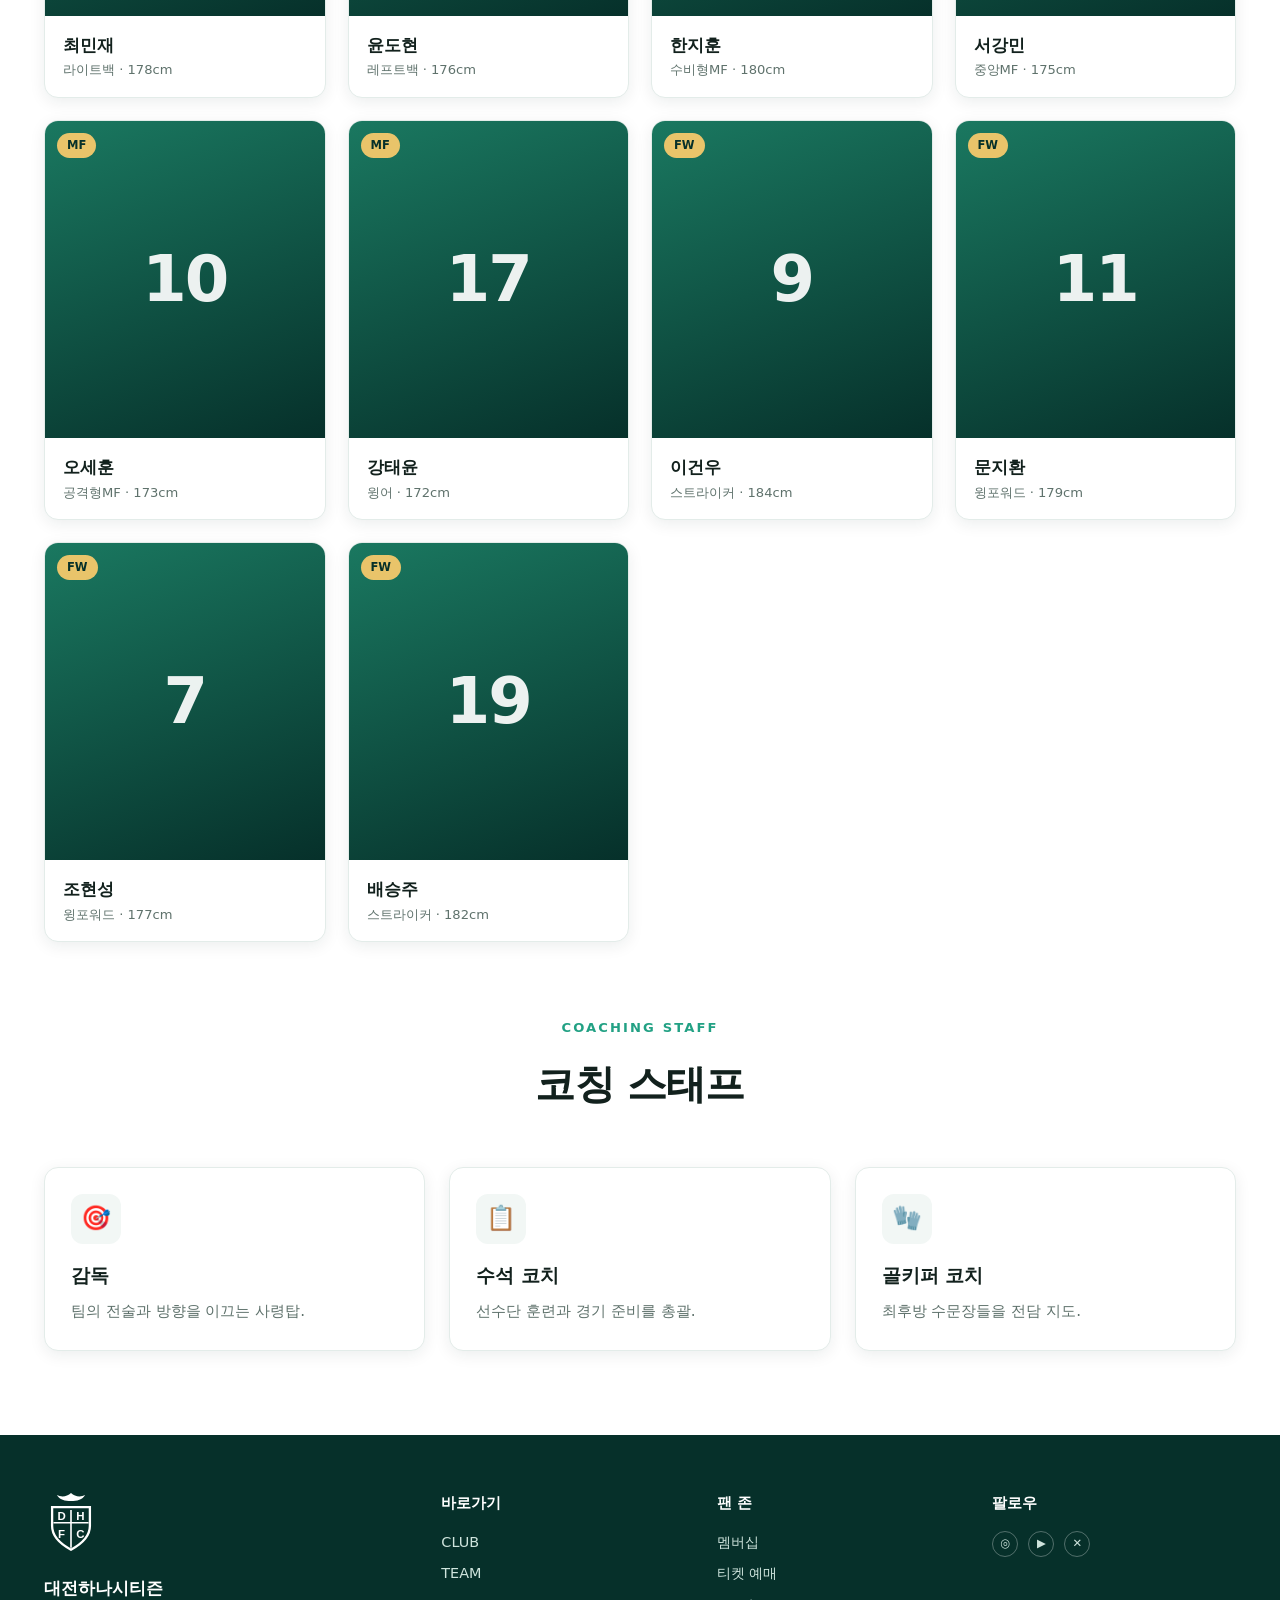
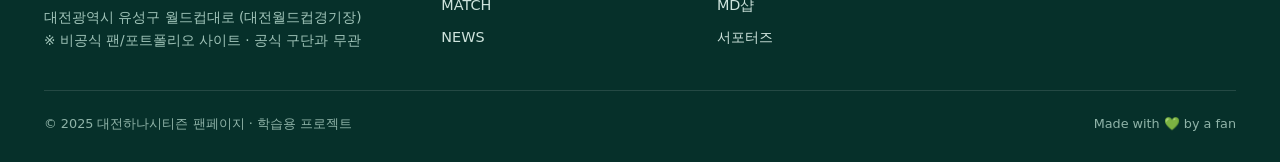
<file: daejeon-hana-citizen/squad.html>
<!DOCTYPE html>
<html lang="ko">
  <head>
    <meta charset="UTF-8" />
    <meta name="viewport" content="width=device-width, initial-scale=1.0" />
    <title>TEAM · 선수단 | 대전하나시티즌</title>
    <meta name="description" content="대전하나시티즌 선수단 스쿼드 - 포지션별 선수 소개" />
    <link rel="stylesheet" href="css/style.css" />
  </head>
  <body>
    <header class="site-header">
      <div class="container">
        <div class="topbar">
          <div class="social">
            <a href="#" aria-label="YouTube">▶</a>
            <a href="#" aria-label="Instagram">◎</a>
            <a href="#" aria-label="Talk">T</a>
            <a href="#" aria-label="Naver">N</a>
          </div>
          <div class="utils">
            <a href="#">STORE</a><a href="#">LOGIN</a><a href="#">JOIN</a><a href="#">SITEMAP</a>
          </div>
        </div>
        <nav class="mainnav">
          <ul class="nav-group left">
            <li><a href="about.html">CLUB</a></li>
            <li><a href="squad.html" class="active">TEAM</a></li>
            <li><a href="fixtures.html">MATCH</a></li>
            <li><a href="#">TICKET</a></li>
          </ul>
          <a href="index.html" class="crest-link" aria-label="홈">
            <svg class="crest" viewBox="0 0 80 94" fill="none" xmlns="http://www.w3.org/2000/svg">
              <path d="M40 3c6 6 15 6 21 3-4 7-12 9-21 9s-17-2-21-9c6 3 15 3 21-3z" fill="currentColor" />
              <path d="M12 24 H68 V52 C68 68 55 79 40 87 C25 79 12 68 12 52 Z" stroke="currentColor" stroke-width="3.4" />
              <line x1="40" y1="28" x2="40" y2="84" stroke="currentColor" stroke-width="2.4" />
              <line x1="14" y1="47" x2="66" y2="47" stroke="currentColor" stroke-width="2.4" />
              <text x="26" y="43" text-anchor="middle" fill="currentColor" font-size="17" font-weight="900" font-family="sans-serif">D</text>
              <text x="54" y="43" text-anchor="middle" fill="currentColor" font-size="17" font-weight="900" font-family="sans-serif">H</text>
              <text x="26" y="70" text-anchor="middle" fill="currentColor" font-size="17" font-weight="900" font-family="sans-serif">F</text>
              <text x="54" y="70" text-anchor="middle" fill="currentColor" font-size="17" font-weight="900" font-family="sans-serif">C</text>
            </svg>
          </a>
          <ul class="nav-group right">
            <li><a href="news.html">NEWS</a></li>
            <li><a href="#">YOUTH</a></li>
            <li><a href="#">CSR</a></li>
            <li><a href="#">COMMUNITY</a></li>
          </ul>
          <button class="nav-toggle" aria-label="메뉴 열기">☰</button>
        </nav>
      </div>
    </header>

    <div class="mobile-menu">
      <button class="close" aria-label="닫기">×</button>
      <ul>
        <li><a href="about.html">CLUB · 구단</a></li>
        <li><a href="squad.html">TEAM · 선수단</a></li>
        <li><a href="fixtures.html">MATCH · 경기</a></li>
        <li><a href="#">TICKET · 티켓</a></li>
        <li><a href="news.html">NEWS · 뉴스</a></li>
        <li><a href="#">YOUTH · 유소년</a></li>
        <li><a href="#">CSR</a></li>
        <li><a href="#">COMMUNITY</a></li>
      </ul>
      <div class="m-utils"><a href="#">STORE</a><a href="#">LOGIN</a><a href="#">JOIN</a><a href="#">SITEMAP</a></div>
    </div>

    <div class="quickbar">
      <a href="#" aria-label="Instagram">◎</a>
      <a href="#" aria-label="YouTube">▶</a>
      <a href="#" aria-label="티켓"><small>TICKET</small></a>
      <a href="#" aria-label="스토어">🛍</a>
      <a href="#" aria-label="접근성">♿</a>
    </div>

    <section class="hero sub team">
      <div class="container hero-content">
        <div class="crumbs">HOME / TEAM</div>
        <h1>2025 선수단</h1>
      </div>
    </section>

    <section class="section">
      <div class="container">
        <div class="section-head">
          <span class="kicker">Squad</span>
          <h2>퍼플 군단</h2>
          <p>그라운드를 누비는 선수들을 포지션별로 만나보세요.</p>
        </div>

        <div class="filter-bar">
          <button data-filter="all" class="active">전체</button>
          <button data-filter="GK">골키퍼</button>
          <button data-filter="DF">수비수</button>
          <button data-filter="MF">미드필더</button>
          <button data-filter="FW">공격수</button>
        </div>

        <div class="squad-grid">
          <div class="player" data-pos="GK"><div class="avatar"><span class="pos">GK</span><span class="num">1</span></div><div class="p-info"><div class="name">김수호</div><div class="meta">골키퍼 · 187cm</div></div></div>
          <div class="player" data-pos="GK"><div class="avatar"><span class="pos">GK</span><span class="num">21</span></div><div class="p-info"><div class="name">이준영</div><div class="meta">골키퍼 · 190cm</div></div></div>
          <div class="player" data-pos="DF"><div class="avatar"><span class="pos">DF</span><span class="num">3</span></div><div class="p-info"><div class="name">박대성</div><div class="meta">센터백 · 185cm</div></div></div>
          <div class="player" data-pos="DF"><div class="avatar"><span class="pos">DF</span><span class="num">4</span></div><div class="p-info"><div class="name">정한울</div><div class="meta">센터백 · 188cm</div></div></div>
          <div class="player" data-pos="DF"><div class="avatar"><span class="pos">DF</span><span class="num">2</span></div><div class="p-info"><div class="name">최민재</div><div class="meta">라이트백 · 178cm</div></div></div>
          <div class="player" data-pos="DF"><div class="avatar"><span class="pos">DF</span><span class="num">15</span></div><div class="p-info"><div class="name">윤도현</div><div class="meta">레프트백 · 176cm</div></div></div>
          <div class="player" data-pos="MF"><div class="avatar"><span class="pos">MF</span><span class="num">6</span></div><div class="p-info"><div class="name">한지훈</div><div class="meta">수비형MF · 180cm</div></div></div>
          <div class="player" data-pos="MF"><div class="avatar"><span class="pos">MF</span><span class="num">8</span></div><div class="p-info"><div class="name">서강민</div><div class="meta">중앙MF · 175cm</div></div></div>
          <div class="player" data-pos="MF"><div class="avatar"><span class="pos">MF</span><span class="num">10</span></div><div class="p-info"><div class="name">오세훈</div><div class="meta">공격형MF · 173cm</div></div></div>
          <div class="player" data-pos="MF"><div class="avatar"><span class="pos">MF</span><span class="num">17</span></div><div class="p-info"><div class="name">강태윤</div><div class="meta">윙어 · 172cm</div></div></div>
          <div class="player" data-pos="FW"><div class="avatar"><span class="pos">FW</span><span class="num">9</span></div><div class="p-info"><div class="name">이건우</div><div class="meta">스트라이커 · 184cm</div></div></div>
          <div class="player" data-pos="FW"><div class="avatar"><span class="pos">FW</span><span class="num">11</span></div><div class="p-info"><div class="name">문지환</div><div class="meta">윙포워드 · 179cm</div></div></div>
          <div class="player" data-pos="FW"><div class="avatar"><span class="pos">FW</span><span class="num">7</span></div><div class="p-info"><div class="name">조현성</div><div class="meta">윙포워드 · 177cm</div></div></div>
          <div class="player" data-pos="FW"><div class="avatar"><span class="pos">FW</span><span class="num">19</span></div><div class="p-info"><div class="name">배승주</div><div class="meta">스트라이커 · 182cm</div></div></div>
        </div>

        <div class="section-head" style="margin-top: 72px;">
          <span class="kicker">Coaching Staff</span>
          <h2>코칭 스태프</h2>
        </div>
        <div class="grid-3">
          <div class="card"><div class="card-body"><div class="icon">🎯</div><h3>감독</h3><p>팀의 전술과 방향을 이끄는 사령탑.</p></div></div>
          <div class="card"><div class="card-body"><div class="icon">📋</div><h3>수석 코치</h3><p>선수단 훈련과 경기 준비를 총괄.</p></div></div>
          <div class="card"><div class="card-body"><div class="icon">🧤</div><h3>골키퍼 코치</h3><p>최후방 수문장들을 전담 지도.</p></div></div>
        </div>
      </div>
    </section>

    <footer class="site-footer">
      <div class="container">
        <div class="footer-top">
          <div class="footer-brand">
            <svg class="crest" viewBox="0 0 80 94" fill="none" xmlns="http://www.w3.org/2000/svg">
              <path d="M40 3c6 6 15 6 21 3-4 7-12 9-21 9s-17-2-21-9c6 3 15 3 21-3z" fill="currentColor" />
              <path d="M12 24 H68 V52 C68 68 55 79 40 87 C25 79 12 68 12 52 Z" stroke="currentColor" stroke-width="3.4" />
              <line x1="40" y1="28" x2="40" y2="84" stroke="currentColor" stroke-width="2.4" />
              <line x1="14" y1="47" x2="66" y2="47" stroke="currentColor" stroke-width="2.4" />
              <text x="26" y="43" text-anchor="middle" fill="currentColor" font-size="17" font-weight="900" font-family="sans-serif">D</text>
              <text x="54" y="43" text-anchor="middle" fill="currentColor" font-size="17" font-weight="900" font-family="sans-serif">H</text>
              <text x="26" y="70" text-anchor="middle" fill="currentColor" font-size="17" font-weight="900" font-family="sans-serif">F</text>
              <text x="54" y="70" text-anchor="middle" fill="currentColor" font-size="17" font-weight="900" font-family="sans-serif">C</text>
            </svg>
            <div style="font-weight:800;color:#fff;font-size:1.05rem;">대전하나시티즌</div>
            <p>대전광역시 유성구 월드컵대로 (대전월드컵경기장)<br />※ 비공식 팬/포트폴리오 사이트 · 공식 구단과 무관</p>
          </div>
          <div><h4>바로가기</h4><ul>
            <li><a href="about.html">CLUB</a></li><li><a href="squad.html">TEAM</a></li>
            <li><a href="fixtures.html">MATCH</a></li><li><a href="news.html">NEWS</a></li>
          </ul></div>
          <div><h4>팬 존</h4><ul>
            <li><a href="#">멤버십</a></li><li><a href="#">티켓 예매</a></li>
            <li><a href="#">MD샵</a></li><li><a href="#">서포터즈</a></li>
          </ul></div>
          <div><h4>팔로우</h4><div class="social" style="gap:10px;">
            <a href="#" style="border-color:rgba(255,255,255,.3);" aria-label="Instagram">◎</a>
            <a href="#" style="border-color:rgba(255,255,255,.3);" aria-label="YouTube">▶</a>
            <a href="#" style="border-color:rgba(255,255,255,.3);" aria-label="X">✕</a>
          </div></div>
        </div>
        <div class="footer-bottom">
          <span>© 2025 대전하나시티즌 팬페이지 · 학습용 프로젝트</span>
          <span>Made with 💚 by a fan</span>
        </div>
      </div>
    </footer>

    <script src="js/main.js"></script>
  </body>
</html>
</file>
<file: daejeon-hana-citizen/css/style.css>
/* =========================================================
   대전하나시티즌 (팬/포트폴리오용 비공식 사이트)
   공식 홈페이지 스타일 리디자인 — 풀스크린 히어로 / 센터 로고 내비
   ========================================================= */

:root {
  --brand-900: #06302a;
  --brand-800: #0d4438;
  --brand-700: #135c4a;
  --brand-600: #1a7860;
  --brand-500: #22a184;
  --brand-300: #8fd3c4;
  --gold: #e9c46a;
  --ink: #12211d;
  --muted: #5f726c;
  --line: #e3ece9;
  --bg: #ffffff;
  --bg-soft: #f2f7f5;
  --white: #ffffff;
  --radius: 14px;
  --shadow: 0 14px 40px rgba(6, 40, 32, 0.14);
  --shadow-sm: 0 4px 16px rgba(6, 40, 32, 0.08);
  --container: 1240px;
  --header-h: 128px;
  --font: "Pretendard", "Malgun Gothic", "맑은 고딕", "Apple SD Gothic Neo",
    system-ui, -apple-system, sans-serif;
}

* {
  box-sizing: border-box;
}

html {
  scroll-behavior: smooth;
}

body {
  margin: 0;
  font-family: var(--font);
  color: var(--ink);
  background: var(--bg);
  line-height: 1.65;
  -webkit-font-smoothing: antialiased;
}

img {
  max-width: 100%;
  display: block;
}

a {
  color: inherit;
  text-decoration: none;
}

.container {
  width: 100%;
  max-width: var(--container);
  margin: 0 auto;
  padding: 0 24px;
}

/* =========================================================
   HEADER  (풀스크린 히어로 위에 얹히는 투명 헤더 → 스크롤 시 솔리드)
   ========================================================= */
.site-header {
  position: fixed;
  top: 0;
  left: 0;
  right: 0;
  z-index: 100;
  color: #fff;
  transition: background 0.25s, box-shadow 0.25s, color 0.25s;
}

/* 상단 유틸 바 */
.topbar {
  display: flex;
  align-items: center;
  justify-content: space-between;
  height: 46px;
  font-size: 0.78rem;
  letter-spacing: 0.04em;
}

.social {
  display: flex;
  gap: 8px;
}

.social a {
  width: 26px;
  height: 26px;
  border-radius: 50%;
  border: 1px solid rgba(255, 255, 255, 0.35);
  display: grid;
  place-items: center;
  font-size: 0.72rem;
  transition: background 0.15s, color 0.15s, border-color 0.15s;
}

.social a:hover {
  background: #fff;
  color: var(--brand-700);
}

.utils {
  display: flex;
  gap: 22px;
  font-weight: 700;
}

.utils a:hover {
  color: var(--brand-300);
}

/* 메인 내비 : 좌 링크 / 중앙 로고 / 우 링크 */
.mainnav {
  position: relative;
  display: grid;
  grid-template-columns: 1fr auto 1fr;
  align-items: center;
  height: 82px;
}

.nav-group {
  display: flex;
  list-style: none;
  margin: 0;
  padding: 0;
  gap: 6px;
}

.nav-group.left {
  justify-content: flex-end;
  padding-right: 28px;
}

.nav-group.right {
  justify-content: flex-start;
  padding-left: 28px;
}

.nav-group a {
  padding: 10px 16px;
  font-weight: 800;
  font-size: 0.98rem;
  letter-spacing: 0.02em;
  border-radius: 8px;
  position: relative;
  transition: color 0.15s;
}

.nav-group a::after {
  content: "";
  position: absolute;
  left: 16px;
  right: 16px;
  bottom: 4px;
  height: 2px;
  background: currentColor;
  transform: scaleX(0);
  transition: transform 0.2s;
}

.nav-group a:hover::after,
.nav-group a.active::after {
  transform: scaleX(1);
}

/* 센터 로고 */
.crest-link {
  display: grid;
  place-items: center;
}

.crest {
  width: 66px;
  height: auto;
  color: #fff;
  filter: drop-shadow(0 2px 8px rgba(0, 0, 0, 0.35));
  transition: color 0.25s, filter 0.25s;
}

/* 스크롤 시 솔리드 헤더 */
.site-header.solid {
  background: #fff;
  color: var(--ink);
  box-shadow: 0 4px 20px rgba(6, 40, 32, 0.1);
}

.site-header.solid .social a {
  border-color: var(--line);
  color: var(--muted);
}

.site-header.solid .social a:hover {
  background: var(--brand-700);
  color: #fff;
  border-color: var(--brand-700);
}

.site-header.solid .utils a:hover,
.site-header.solid .nav-group a:hover {
  color: var(--brand-600);
}

.site-header.solid .crest {
  color: var(--brand-700);
  filter: none;
}

.site-header.solid .mainnav {
  height: 68px;
}

.site-header.solid .topbar {
  height: 38px;
}

/* 모바일 토글 */
.nav-toggle {
  display: none;
  position: absolute;
  right: 0;
  top: 50%;
  transform: translateY(-50%);
  background: none;
  border: 0;
  color: currentColor;
  font-size: 1.7rem;
  cursor: pointer;
  line-height: 1;
}

/* 모바일 메뉴 오버레이 */
.mobile-menu {
  position: fixed;
  inset: 0;
  z-index: 200;
  background: var(--brand-900);
  color: #fff;
  padding: 80px 28px 40px;
  transform: translateX(100%);
  transition: transform 0.3s ease;
  overflow-y: auto;
}

.mobile-menu.open {
  transform: translateX(0);
}

.mobile-menu .close {
  position: absolute;
  top: 22px;
  right: 24px;
  background: none;
  border: 0;
  color: #fff;
  font-size: 2rem;
  cursor: pointer;
}

.mobile-menu ul {
  list-style: none;
  margin: 0 0 30px;
  padding: 0;
}

.mobile-menu ul li a {
  display: block;
  padding: 16px 6px;
  font-size: 1.25rem;
  font-weight: 800;
  border-bottom: 1px solid rgba(255, 255, 255, 0.12);
}

.mobile-menu .m-utils {
  display: flex;
  gap: 18px;
  flex-wrap: wrap;
  font-size: 0.9rem;
  color: var(--brand-300);
  font-weight: 700;
}

/* =========================================================
   플로팅 우측 퀵메뉴
   ========================================================= */
.quickbar {
  position: fixed;
  right: 22px;
  top: 50%;
  transform: translateY(-50%);
  z-index: 90;
  display: flex;
  flex-direction: column;
  gap: 12px;
}

.quickbar a {
  width: 52px;
  height: 52px;
  border-radius: 50%;
  background: var(--brand-900);
  color: #fff;
  display: grid;
  place-items: center;
  font-size: 1.15rem;
  box-shadow: var(--shadow-sm);
  transition: transform 0.15s, background 0.15s;
}

.quickbar a small {
  font-size: 0.5rem;
  font-weight: 800;
  letter-spacing: 0.05em;
}

.quickbar a:hover {
  background: var(--brand-500);
  transform: scale(1.08);
}

/* =========================================================
   HERO  (풀스크린 사진 느낌 그라디언트)
   ========================================================= */
.hero {
  position: relative;
  min-height: 100vh;
  display: flex;
  align-items: flex-end;
  color: #fff;
  overflow: hidden;
  background:
    linear-gradient(
      180deg,
      rgba(6, 40, 32, 0.15) 0%,
      rgba(6, 40, 32, 0.45) 50%,
      rgba(4, 28, 22, 0.9) 100%
    ),
    linear-gradient(
      180deg,
      #6f93a8 0%,
      #7ba1ab 20%,
      #4f9068 44%,
      #2f7248 62%,
      #17512f 100%
    );
}

.hero::before {
  content: "";
  position: absolute;
  inset: 0;
  background-image: radial-gradient(
    rgba(255, 255, 255, 0.05) 1px,
    transparent 1px
  );
  background-size: 26px 26px;
  opacity: 0.5;
}

.hero-content {
  position: relative;
  z-index: 2;
  width: 100%;
  padding-bottom: 110px;
  text-align: center;
}

.hero-content .eyebrow {
  display: inline-block;
  border: 1px solid rgba(255, 255, 255, 0.5);
  padding: 6px 18px;
  border-radius: 999px;
  font-size: 0.8rem;
  font-weight: 700;
  letter-spacing: 0.1em;
  margin-bottom: 22px;
  backdrop-filter: blur(4px);
}

.hero-content h1 {
  font-size: clamp(1.9rem, 4.2vw, 3.3rem);
  line-height: 1.28;
  margin: 0 auto 28px;
  max-width: 900px;
  letter-spacing: -0.02em;
  text-shadow: 0 3px 20px rgba(0, 0, 0, 0.35);
}

.hero-actions {
  display: flex;
  gap: 12px;
  justify-content: center;
  flex-wrap: wrap;
}

/* 히어로 하단 스크롤 인디케이터 */
.scroll-cue {
  position: absolute;
  bottom: 26px;
  left: 50%;
  transform: translateX(-50%);
  z-index: 2;
  color: rgba(255, 255, 255, 0.8);
  font-size: 0.72rem;
  letter-spacing: 0.2em;
  text-align: center;
  animation: bob 1.8s infinite;
}

@keyframes bob {
  0%, 100% { transform: translate(-50%, 0); }
  50% { transform: translate(-50%, 6px); }
}

/* 서브페이지용 짧은 히어로 */
.hero.sub {
  min-height: 58vh;
  align-items: center;
}

.hero.sub .hero-content {
  padding-bottom: 20px;
  padding-top: var(--header-h);
}

.hero.sub .crumbs {
  font-size: 0.82rem;
  color: var(--brand-300);
  margin-bottom: 10px;
  letter-spacing: 0.05em;
}

/* 페이지별 히어로 색조 */
.hero.club {
  background:
    linear-gradient(180deg, rgba(6, 40, 40, 0.35), rgba(4, 30, 34, 0.9)),
    linear-gradient(135deg, #2b6f82, #0f4a52);
}
.hero.team {
  background:
    linear-gradient(180deg, rgba(6, 40, 32, 0.4), rgba(3, 25, 20, 0.92)),
    linear-gradient(135deg, #1f6f57, #0a3a2c);
}
.hero.match {
  background:
    linear-gradient(180deg, rgba(20, 30, 45, 0.45), rgba(8, 16, 28, 0.92)),
    linear-gradient(135deg, #2a4a6b, #10233b);
}
.hero.news {
  background:
    linear-gradient(180deg, rgba(40, 30, 15, 0.4), rgba(28, 20, 8, 0.9)),
    linear-gradient(135deg, #7a5a2a, #3d2c12);
}

/* =========================================================
   BUTTONS
   ========================================================= */
.btn {
  display: inline-flex;
  align-items: center;
  gap: 8px;
  padding: 13px 26px;
  border-radius: 999px;
  font-weight: 800;
  font-size: 0.95rem;
  cursor: pointer;
  border: 2px solid transparent;
  transition: transform 0.12s, background 0.15s, color 0.15s;
}

.btn:hover {
  transform: translateY(-2px);
}

.btn-solid {
  background: var(--brand-500);
  color: #fff;
}

.btn-solid:hover {
  background: var(--brand-600);
}

.btn-white {
  background: #fff;
  color: var(--brand-800);
}

.btn-outline {
  border-color: rgba(255, 255, 255, 0.55);
  color: #fff;
}

.btn-outline:hover {
  background: rgba(255, 255, 255, 0.14);
}

/* =========================================================
   SECTIONS
   ========================================================= */
.section {
  padding: 84px 0;
}

.section.soft {
  background: var(--bg-soft);
}

.section-head {
  text-align: center;
  max-width: 640px;
  margin: 0 auto 50px;
}

.section-head .kicker {
  color: var(--brand-500);
  font-weight: 800;
  font-size: 0.82rem;
  letter-spacing: 0.16em;
  text-transform: uppercase;
}

.section-head h2 {
  font-size: clamp(1.7rem, 3.5vw, 2.5rem);
  margin: 10px 0 12px;
  letter-spacing: -0.02em;
}

.section-head p {
  color: var(--muted);
  margin: 0;
}

/* Stats */
.stats {
  display: grid;
  grid-template-columns: repeat(4, 1fr);
  gap: 20px;
}

.stat {
  background: #fff;
  border: 1px solid var(--line);
  border-radius: var(--radius);
  padding: 28px 22px;
  text-align: center;
  box-shadow: var(--shadow-sm);
}

.stat b {
  display: block;
  font-size: 2.3rem;
  color: var(--brand-700);
  line-height: 1;
}

.stat span {
  color: var(--muted);
  font-size: 0.9rem;
  font-weight: 600;
}

/* Cards */
.grid-3 {
  display: grid;
  grid-template-columns: repeat(3, 1fr);
  gap: 24px;
}

.card {
  background: #fff;
  border: 1px solid var(--line);
  border-radius: var(--radius);
  overflow: hidden;
  box-shadow: var(--shadow-sm);
  transition: transform 0.15s, box-shadow 0.15s;
}

.card:hover {
  transform: translateY(-4px);
  box-shadow: var(--shadow);
}

.card .card-body {
  padding: 26px;
}

.card h3 {
  margin: 0 0 8px;
  font-size: 1.2rem;
}

.card p {
  margin: 0;
  color: var(--muted);
  font-size: 0.95rem;
}

.card .icon {
  width: 50px;
  height: 50px;
  border-radius: 12px;
  background: var(--bg-soft);
  display: grid;
  place-items: center;
  font-size: 1.5rem;
  margin-bottom: 16px;
}

/* Split */
.split {
  display: grid;
  grid-template-columns: 1.1fr 0.9fr;
  gap: 52px;
  align-items: center;
}

.split h2 {
  font-size: clamp(1.6rem, 3vw, 2.3rem);
  margin: 0 0 16px;
  letter-spacing: -0.02em;
}

.split p {
  color: var(--muted);
}

.kicker-sm {
  color: var(--brand-500);
  font-weight: 800;
  font-size: 0.82rem;
  letter-spacing: 0.14em;
  text-transform: uppercase;
}

.info-list {
  list-style: none;
  margin: 0;
  padding: 0;
  border: 1px solid var(--line);
  border-radius: var(--radius);
  overflow: hidden;
  background: #fff;
  box-shadow: var(--shadow-sm);
}

.info-list li {
  display: flex;
  justify-content: space-between;
  padding: 15px 20px;
  border-bottom: 1px solid var(--line);
  font-size: 0.95rem;
}

.info-list li:last-child {
  border-bottom: 0;
}

.info-list li span:first-child {
  color: var(--muted);
  font-weight: 600;
}

.info-list li span:last-child {
  font-weight: 700;
}

/* Squad */
.filter-bar {
  display: flex;
  gap: 8px;
  flex-wrap: wrap;
  justify-content: center;
  margin-bottom: 40px;
}

.filter-bar button {
  border: 1px solid var(--line);
  background: #fff;
  color: var(--ink);
  padding: 9px 20px;
  border-radius: 999px;
  font-weight: 700;
  cursor: pointer;
  font-size: 0.9rem;
  transition: all 0.15s;
}

.filter-bar button.active,
.filter-bar button:hover {
  background: var(--brand-700);
  color: #fff;
  border-color: var(--brand-700);
}

.squad-grid {
  display: grid;
  grid-template-columns: repeat(4, 1fr);
  gap: 22px;
}

.player {
  background: #fff;
  border: 1px solid var(--line);
  border-radius: var(--radius);
  overflow: hidden;
  box-shadow: var(--shadow-sm);
  transition: transform 0.15s, box-shadow 0.15s;
}

.player:hover {
  transform: translateY(-4px);
  box-shadow: var(--shadow);
}

.player .avatar {
  position: relative;
  aspect-ratio: 3 / 3.4;
  background: linear-gradient(160deg, var(--brand-600), var(--brand-900));
  display: grid;
  place-items: center;
}

.player .avatar .num {
  font-size: 4rem;
  font-weight: 900;
  color: rgba(255, 255, 255, 0.92);
  letter-spacing: -0.03em;
}

.player .avatar .pos {
  position: absolute;
  top: 12px;
  left: 12px;
  background: var(--gold);
  color: var(--brand-900);
  font-size: 0.72rem;
  font-weight: 800;
  padding: 3px 10px;
  border-radius: 999px;
}

.player .p-info {
  padding: 16px 18px;
}

.player .p-info .name {
  font-weight: 800;
  font-size: 1.05rem;
}

.player .p-info .meta {
  color: var(--muted);
  font-size: 0.82rem;
}

/* Fixtures table */
.table-wrap {
  overflow-x: auto;
  border: 1px solid var(--line);
  border-radius: var(--radius);
  box-shadow: var(--shadow-sm);
  background: #fff;
}

table.fixtures {
  width: 100%;
  border-collapse: collapse;
  min-width: 640px;
}

table.fixtures th,
table.fixtures td {
  padding: 15px 18px;
  text-align: left;
  border-bottom: 1px solid var(--line);
  font-size: 0.93rem;
}

table.fixtures th {
  background: var(--bg-soft);
  color: var(--brand-700);
  font-weight: 800;
  font-size: 0.8rem;
  letter-spacing: 0.04em;
  text-transform: uppercase;
}

table.fixtures tr:last-child td {
  border-bottom: 0;
}

table.fixtures tr:hover td {
  background: #f4faf8;
}

.result {
  font-weight: 800;
  padding: 3px 10px;
  border-radius: 8px;
  font-size: 0.82rem;
}

.result.win { background: #e2f5e9; color: #1c7a3e; }
.result.draw { background: #eef1f0; color: #5f726c; }
.result.loss { background: #fbe6e6; color: #b53232; }
.result.next { background: #e0f3ee; color: var(--brand-700); }

.badge-home,
.badge-away {
  font-size: 0.72rem;
  font-weight: 800;
  padding: 2px 8px;
  border-radius: 6px;
}

.badge-home { background: var(--brand-700); color: #fff; }
.badge-away { background: var(--bg-soft); color: var(--muted); }

/* News */
.news-grid {
  display: grid;
  grid-template-columns: repeat(3, 1fr);
  gap: 24px;
}

.news-card {
  background: #fff;
  border: 1px solid var(--line);
  border-radius: var(--radius);
  overflow: hidden;
  box-shadow: var(--shadow-sm);
  transition: transform 0.15s, box-shadow 0.15s;
}

.news-card:hover {
  transform: translateY(-4px);
  box-shadow: var(--shadow);
}

.news-card .thumb {
  aspect-ratio: 16 / 9;
  background: linear-gradient(135deg, var(--brand-500), var(--brand-800));
  position: relative;
  display: grid;
  place-items: center;
  color: rgba(255, 255, 255, 0.9);
  font-size: 2.4rem;
}

.news-card .tag {
  position: absolute;
  top: 12px;
  left: 12px;
  background: var(--gold);
  color: var(--brand-900);
  font-size: 0.72rem;
  font-weight: 800;
  padding: 3px 10px;
  border-radius: 999px;
}

.news-card .n-body {
  padding: 20px;
}

.news-card .date {
  color: var(--brand-500);
  font-size: 0.78rem;
  font-weight: 700;
}

.news-card h3 {
  margin: 6px 0 8px;
  font-size: 1.08rem;
  line-height: 1.35;
}

.news-card p {
  color: var(--muted);
  font-size: 0.9rem;
  margin: 0;
}

/* Gallery */
.gallery {
  display: grid;
  grid-template-columns: repeat(4, 1fr);
  gap: 14px;
}

.gallery .shot {
  aspect-ratio: 1 / 1;
  border-radius: 12px;
  background: linear-gradient(135deg, var(--brand-600), var(--brand-900));
  display: grid;
  place-items: center;
  color: rgba(255, 255, 255, 0.82);
  font-size: 1.8rem;
  box-shadow: var(--shadow-sm);
  transition: transform 0.15s;
}

.gallery .shot:nth-child(3n) {
  background: linear-gradient(135deg, var(--brand-500), var(--brand-700));
}

.gallery .shot:nth-child(4n) {
  background: linear-gradient(135deg, var(--brand-800), #04241c);
}

.gallery .shot:hover {
  transform: scale(1.03);
}

/* Timeline */
.timeline {
  position: relative;
  max-width: 760px;
  margin: 0 auto;
  padding-left: 28px;
}

.timeline::before {
  content: "";
  position: absolute;
  left: 6px;
  top: 6px;
  bottom: 6px;
  width: 3px;
  background: linear-gradient(var(--brand-500), var(--line));
  border-radius: 3px;
}

.timeline .t-item {
  position: relative;
  padding: 0 0 34px 22px;
}

.timeline .t-item::before {
  content: "";
  position: absolute;
  left: -27px;
  top: 4px;
  width: 15px;
  height: 15px;
  border-radius: 50%;
  background: var(--brand-600);
  border: 3px solid #fff;
  box-shadow: 0 0 0 2px var(--brand-300);
}

.timeline .year {
  color: var(--brand-700);
  font-weight: 900;
  font-size: 1.05rem;
}

.timeline .t-item p {
  margin: 4px 0 0;
  color: var(--muted);
}

/* CTA */
.cta {
  background: linear-gradient(135deg, var(--brand-800), var(--brand-600));
  color: #fff;
  text-align: center;
  border-radius: 22px;
  padding: 58px 24px;
}

.cta h2 {
  font-size: clamp(1.6rem, 3vw, 2.3rem);
  margin: 0 0 12px;
}

.cta p {
  color: #d5efe8;
  margin: 0 0 26px;
}

/* Footer */
.site-footer {
  background: var(--brand-900);
  color: #cfe4dd;
  padding: 56px 0 28px;
  font-size: 0.9rem;
}

.footer-top {
  display: grid;
  grid-template-columns: 1.5fr 1fr 1fr 1fr;
  gap: 32px;
  padding-bottom: 32px;
  border-bottom: 1px solid rgba(255, 255, 255, 0.12);
}

.footer-top h4 {
  color: #fff;
  font-size: 0.95rem;
  margin: 0 0 14px;
}

.footer-top ul {
  list-style: none;
  margin: 0;
  padding: 0;
}

.footer-top ul li {
  margin-bottom: 8px;
}

.footer-top ul li a:hover {
  color: #fff;
}

.footer-brand .crest {
  width: 54px;
  color: #fff;
  filter: none;
  margin-bottom: 12px;
}

.footer-brand p {
  color: #9fc3b8;
  margin: 4px 0 0;
  font-size: 0.85rem;
}

.footer-bottom {
  padding-top: 22px;
  display: flex;
  justify-content: space-between;
  flex-wrap: wrap;
  gap: 10px;
  color: #8fb3a8;
  font-size: 0.8rem;
}

/* Utilities */
.center { text-align: center; }
.mt-40 { margin-top: 40px; }
.hidden { display: none !important; }

/* =========================================================
   RESPONSIVE
   ========================================================= */
@media (max-width: 1080px) {
  .nav-group a { padding: 10px 11px; font-size: 0.9rem; }
  .nav-group.left { padding-right: 16px; }
  .nav-group.right { padding-left: 16px; }
}

@media (max-width: 960px) {
  .grid-3, .news-grid { grid-template-columns: repeat(2, 1fr); }
  .squad-grid, .gallery { grid-template-columns: repeat(3, 1fr); }
  .stats { grid-template-columns: repeat(2, 1fr); }
  .split { grid-template-columns: 1fr; gap: 30px; }
  .footer-top { grid-template-columns: 1fr 1fr; }
  .quickbar { display: none; }
}

@media (max-width: 800px) {
  .nav-group,
  .utils,
  .social { display: none; }
  .nav-toggle { display: block; }
  .site-header .topbar { display: none; }
  .site-header .mainnav { height: 66px; }
  :root { --header-h: 66px; }
  .hero.sub { min-height: 46vh; }
}

@media (max-width: 640px) {
  .grid-3, .news-grid, .squad-grid, .gallery {
    grid-template-columns: repeat(2, 1fr);
  }
  .section { padding: 56px 0; }
  .hero-content { padding-bottom: 80px; }
}

@media (max-width: 420px) {
  .squad-grid, .gallery, .grid-3, .news-grid {
    grid-template-columns: 1fr;
  }
}
</file>
